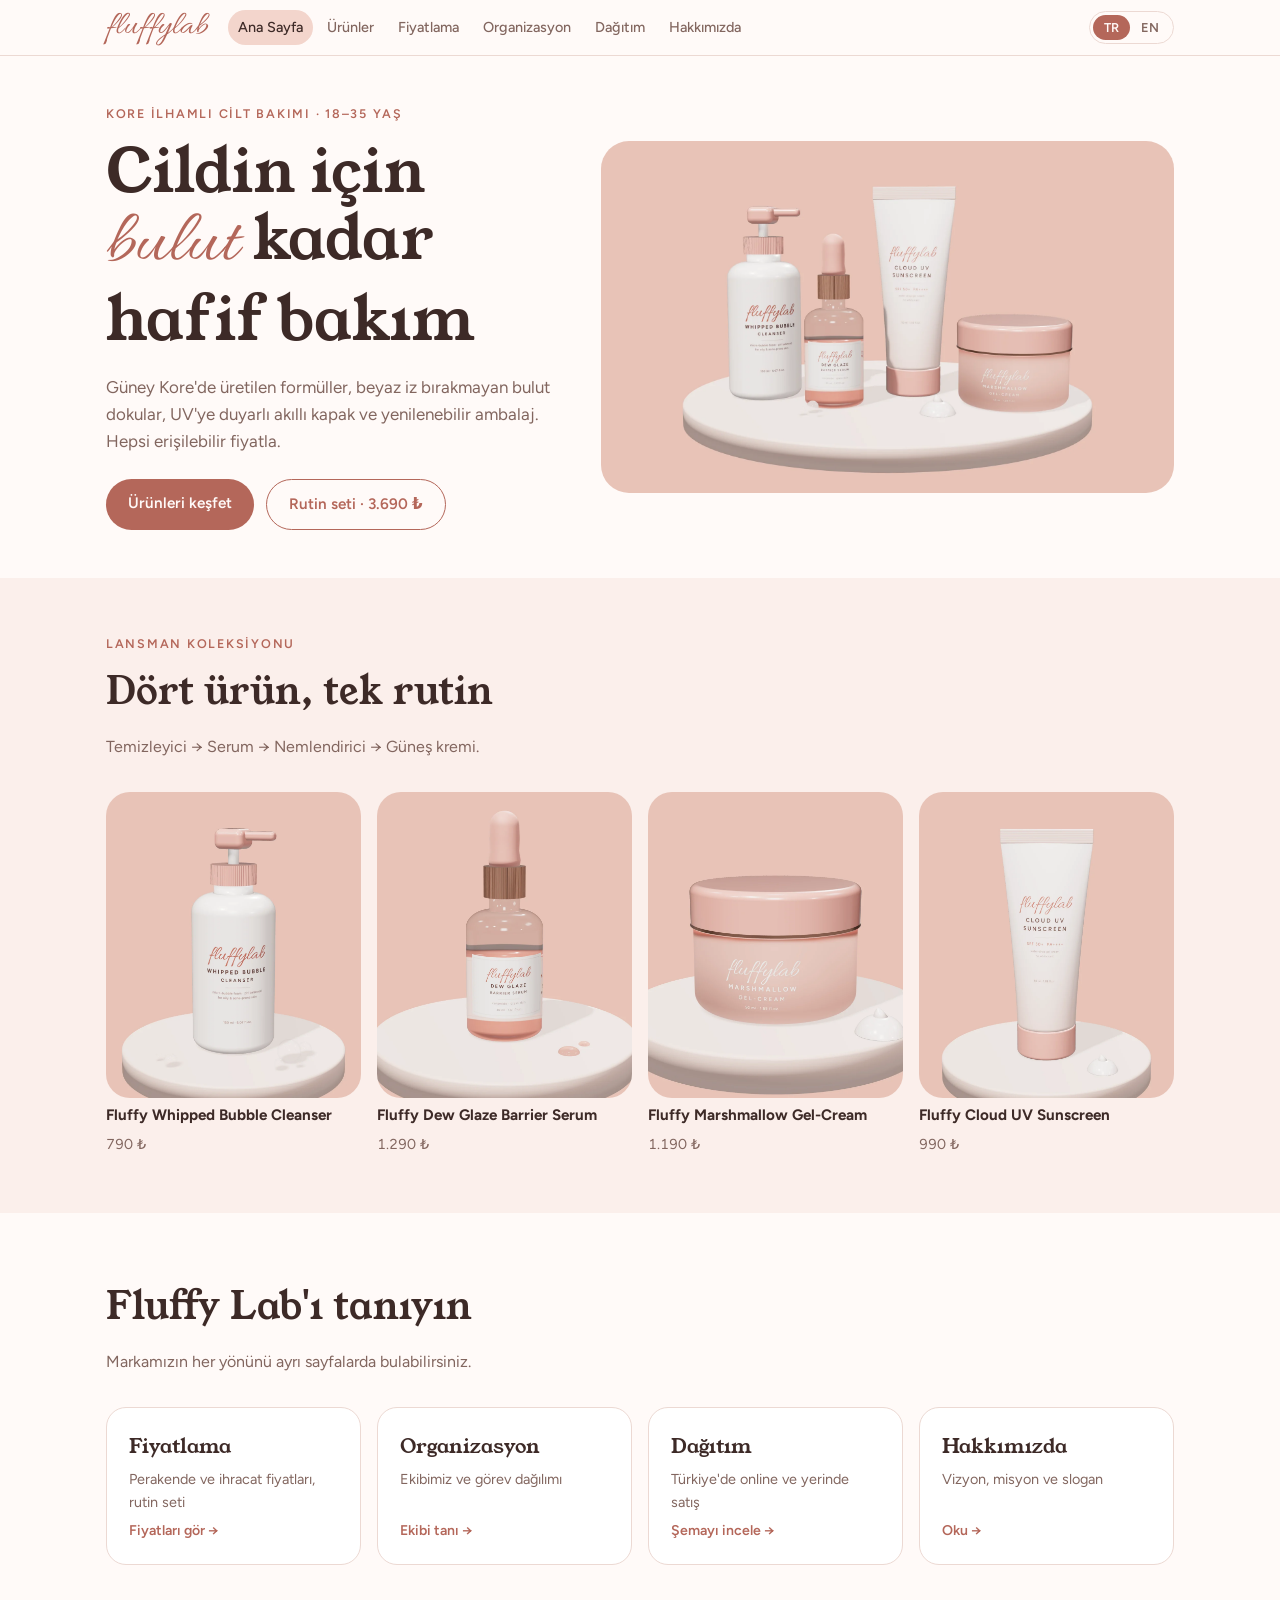
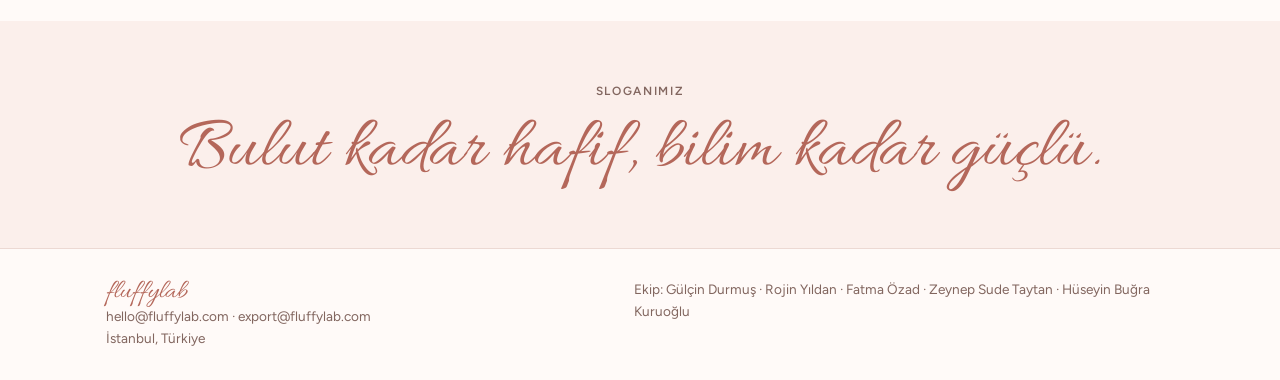
<file: index.html>
<!doctype html>
<html lang="tr"><head><meta charset="utf-8"><meta name="viewport" content="width=device-width, initial-scale=1, viewport-fit=cover">
<title>Fluffy Lab Skincare</title>
<link rel="stylesheet" href="https://fonts.googleapis.com/css2?family=Allura&family=Young+Serif&family=Figtree:wght@400;500;600;700&display=swap">
<link rel="stylesheet" href="style.css">
<script>try{if(localStorage.getItem('fl-lang')==='en')document.documentElement.classList.add('en')}catch(e){}</script>
</head>
<body><nav class="top"><div class="wrap">
<a class="logo" href="index.html">fluffylab</a>
<div class="links"><a href="index.html" class="on" aria-current="page"><span lang="tr">Ana Sayfa</span><span lang="en">Home</span></a><a href="urunler.html"><span lang="tr">Ürünler</span><span lang="en">Products</span></a><a href="fiyatlama.html"><span lang="tr">Fiyatlama</span><span lang="en">Pricing</span></a><a href="organizasyon.html"><span lang="tr">Organizasyon</span><span lang="en">Organization</span></a><a href="dagitim.html"><span lang="tr">Dağıtım</span><span lang="en">Distribution</span></a><a href="hakkimizda.html"><span lang="tr">Hakkımızda</span><span lang="en">About</span></a></div>
<div class="lang" role="group" aria-label="Language"><button id="btn-tr" type="button" aria-pressed="true">TR</button><button id="btn-en" type="button" aria-pressed="false">EN</button></div>
<button class="menu-btn" type="button" aria-expanded="false"><span lang="tr">Menü</span><span lang="en">Menu</span></button>
</div></nav>
<main>
<header class="hero"><div class="wrap">
  <div>
    <div class="eyebrow"><span lang="tr">Kore ilhamlı cilt bakımı · 18–35 yaş</span><span lang="en">Korean-inspired skincare · ages 18–35</span></div>
    <h1><span lang="tr">Cildin için <em>bulut</em> kadar hafif bakım</span><span lang="en">Skincare as light as a <em>cloud</em></span></h1>
    <p class="lede"><span lang="tr">Güney Kore'de üretilen formüller, beyaz iz bırakmayan bulut dokular, UV'ye duyarlı akıllı kapak ve yenilenebilir ambalaj. Hepsi erişilebilir fiyatla.</span><span lang="en">Formulas made in South Korea, cloud-soft textures with no white cast, a UV-sensing smart cap and refillable packaging, all at an accessible price.</span></p>
    <div class="cta"><a class="btn p" href="urunler.html"><span lang="tr">Ürünleri keşfet</span><span lang="en">Explore products</span></a><a class="btn s" href="fiyatlama.html"><span lang="tr">Rutin seti · 3.690 ₺</span><span lang="en">Routine bundle · 3,690 ₺</span></a></div>
  </div>
  <div class="shot" data-shot="group"></div>
</div></header>

<section class="band"><div class="wrap">
  <div class="eyebrow"><span lang="tr">Lansman koleksiyonu</span><span lang="en">Launch collection</span></div>
  <h2><span lang="tr">Dört ürün, tek rutin</span><span lang="en">Four products, one routine</span></h2>
  <p class="sub"><span lang="tr">Temizleyici → Serum → Nemlendirici → Güneş kremi.</span><span lang="en">Cleanser → Serum → Moisturizer → Sunscreen.</span></p>
  <div class="mini">
    <a href="urunler.html#cleanser"><div class="shot" data-shot="cleanser"></div><b>Fluffy Whipped Bubble Cleanser</b><span class="pr">790 ₺</span></a>
    <a href="urunler.html#serum"><div class="shot" data-shot="serum"></div><b>Fluffy Dew Glaze Barrier Serum</b><span class="pr">1.290 ₺</span></a>
    <a href="urunler.html#gelcream"><div class="shot" data-shot="jar"></div><b>Fluffy Marshmallow Gel-Cream</b><span class="pr">1.190 ₺</span></a>
    <a href="urunler.html#sunscreen"><div class="shot" data-shot="sunscreen"></div><b>Fluffy Cloud UV Sunscreen</b><span class="pr">990 ₺</span></a>
  </div>
</div></section>

<section><div class="wrap">
  <h2><span lang="tr">Fluffy Lab'ı tanıyın</span><span lang="en">Get to know Fluffy Lab</span></h2>
  <p class="sub"><span lang="tr">Markamızın her yönünü ayrı sayfalarda bulabilirsiniz.</span><span lang="en">Each part of the brand has its own page.</span></p>
  <div class="tiles">
    <a class="tile" href="fiyatlama.html"><b><span lang="tr">Fiyatlama</span><span lang="en">Pricing</span></b><span class="d"><span lang="tr">Perakende ve ihracat fiyatları, rutin seti</span><span lang="en">Retail and export prices, routine bundle</span></span><span class="go"><span lang="tr">Fiyatları gör →</span><span lang="en">See prices →</span></span></a>
    <a class="tile" href="organizasyon.html"><b><span lang="tr">Organizasyon</span><span lang="en">Organization</span></b><span class="d"><span lang="tr">Ekibimiz ve görev dağılımı</span><span lang="en">Our team and roles</span></span><span class="go"><span lang="tr">Ekibi tanı →</span><span lang="en">Meet the team →</span></span></a>
    <a class="tile" href="dagitim.html"><b><span lang="tr">Dağıtım</span><span lang="en">Distribution</span></b><span class="d"><span lang="tr">Türkiye'de online ve yerinde satış</span><span lang="en">Online and in-person sales in Türkiye</span></span><span class="go"><span lang="tr">Şemayı incele →</span><span lang="en">View the map →</span></span></a>
    <a class="tile" href="hakkimizda.html"><b><span lang="tr">Hakkımızda</span><span lang="en">About</span></b><span class="d"><span lang="tr">Vizyon, misyon ve slogan</span><span lang="en">Vision, mission and slogan</span></span><span class="go"><span lang="tr">Oku →</span><span lang="en">Read →</span></span></a>
  </div>
</div></section>

<section class="band"><div class="wrap slogan">
  <small><span lang="tr">Sloganımız</span><span lang="en">Our slogan</span></small>
  <q><span lang="tr">Bulut kadar hafif, bilim kadar güçlü.</span><span lang="en">Light as a cloud, backed by science.</span></q>
</div></section>
</main>
<footer><div class="wrap">
<div><span class="logo" style="font-size:1.7rem">fluffylab</span><br>hello@fluffylab.com · export@fluffylab.com<br>İstanbul, Türkiye</div>
<div class="team"><span lang="tr">Ekip:</span><span lang="en">Team:</span> Gülçin Durmuş · Rojin Yıldan · Fatma Özad · Zeynep Sude Taytan · Hüseyin Buğra Kuruoğlu</div>
</div></footer>
<script src="app.js"></script>
</body></html>
</file>
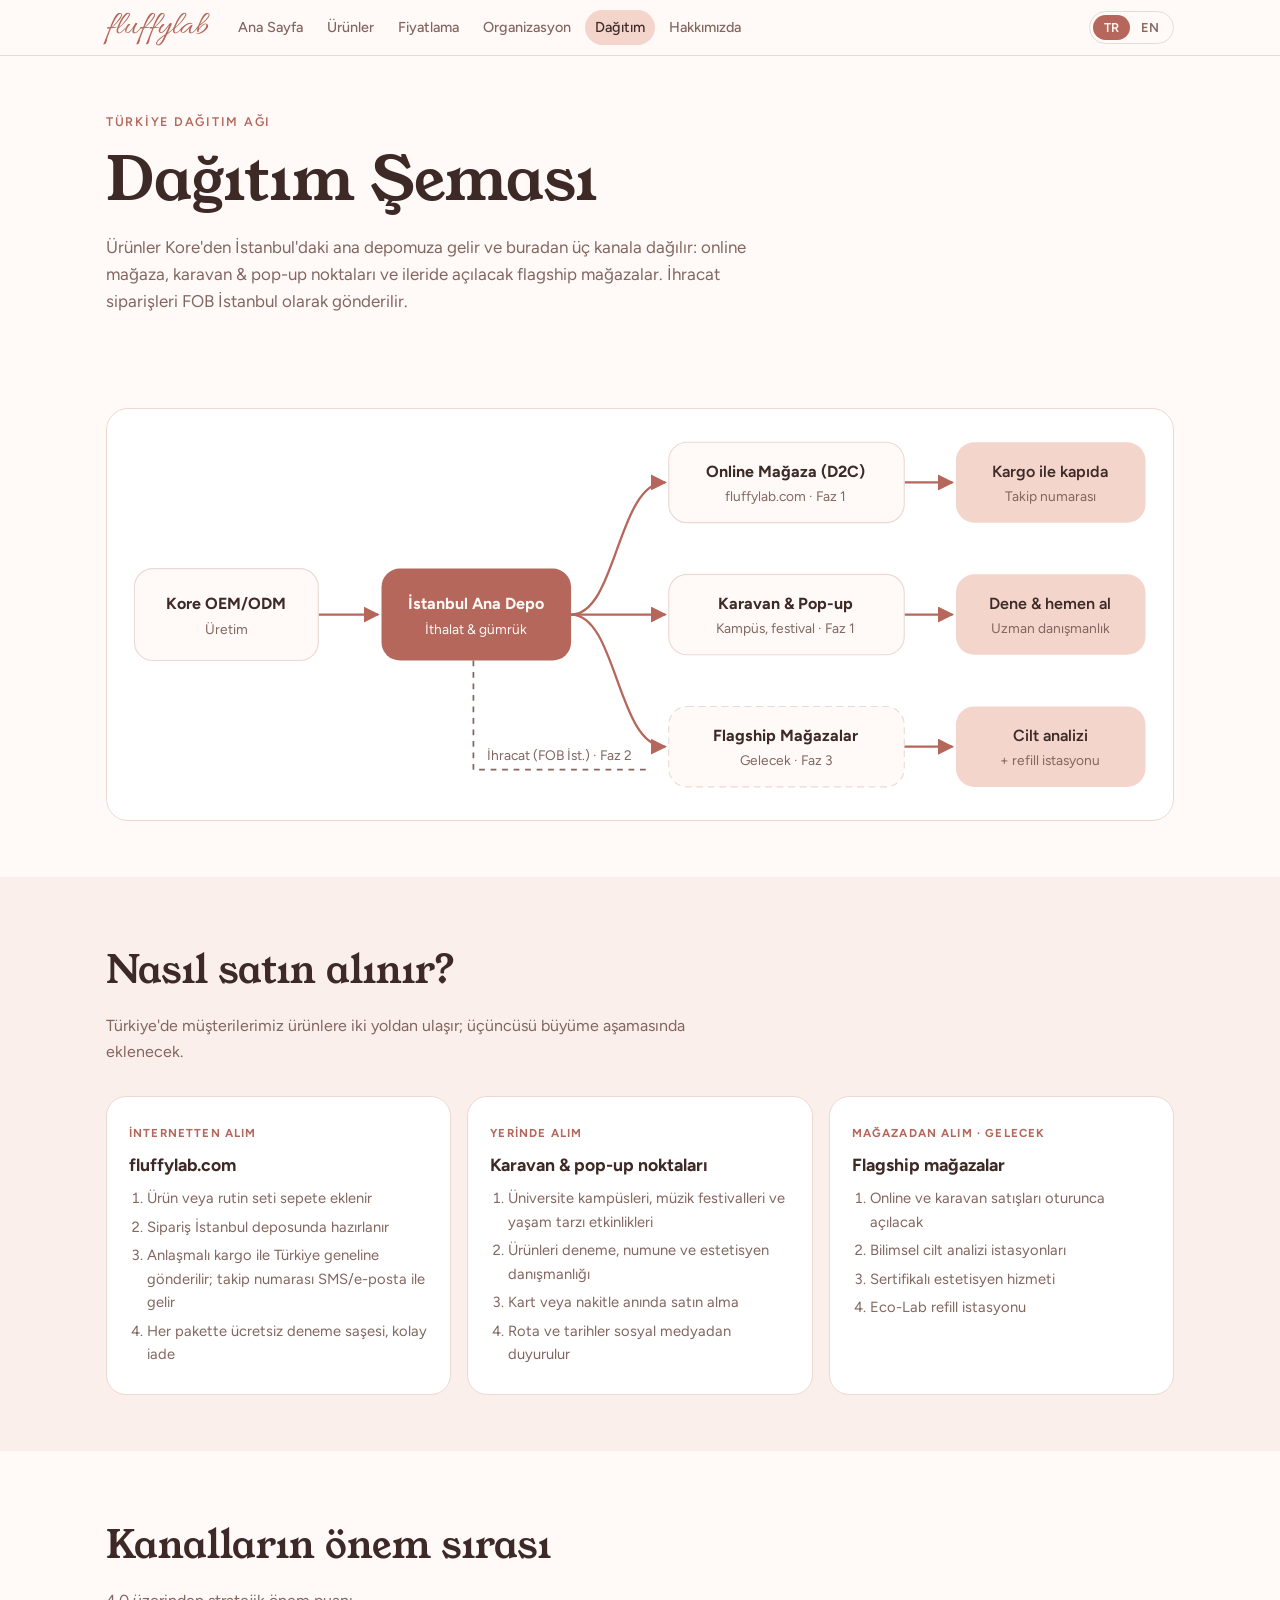
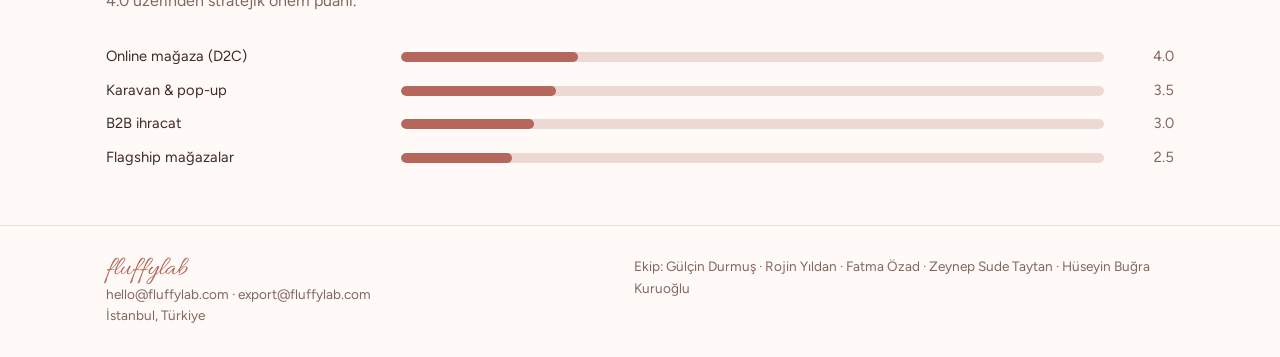
<file: dagitim.html>
<!doctype html>
<html lang="tr"><head><meta charset="utf-8"><meta name="viewport" content="width=device-width, initial-scale=1, viewport-fit=cover">
<title>Dağıtım · Fluffy Lab</title><link rel="stylesheet" href="https://fonts.googleapis.com/css2?family=Allura&family=Young+Serif&family=Figtree:wght@400;500;600;700&display=swap"><link rel="stylesheet" href="style.css"><script>try{if(localStorage.getItem('fl-lang')==='en')document.documentElement.classList.add('en')}catch(e){}</script></head>
<body><nav class="top"><div class="wrap">
<a class="logo" href="index.html">fluffylab</a>
<div class="links"><a href="index.html"><span lang="tr">Ana Sayfa</span><span lang="en">Home</span></a><a href="urunler.html"><span lang="tr">Ürünler</span><span lang="en">Products</span></a><a href="fiyatlama.html"><span lang="tr">Fiyatlama</span><span lang="en">Pricing</span></a><a href="organizasyon.html"><span lang="tr">Organizasyon</span><span lang="en">Organization</span></a><a href="dagitim.html" class="on" aria-current="page"><span lang="tr">Dağıtım</span><span lang="en">Distribution</span></a><a href="hakkimizda.html"><span lang="tr">Hakkımızda</span><span lang="en">About</span></a></div>
<div class="lang" role="group" aria-label="Language"><button id="btn-tr" type="button" aria-pressed="true">TR</button><button id="btn-en" type="button" aria-pressed="false">EN</button></div>
<button class="menu-btn" type="button" aria-expanded="false"><span lang="tr">Menü</span><span lang="en">Menu</span></button>
</div></nav><main><header class="pagehead"><div class="wrap"><div class="eyebrow"><span lang="tr">Türkiye dağıtım ağı</span><span lang="en">Distribution in Türkiye</span></div><h1><span lang="tr">Dağıtım Şeması</span><span lang="en">Distribution Map</span></h1><p class="lede"><span lang="tr">Ürünler Kore'den İstanbul'daki ana depomuza gelir ve buradan üç kanala dağılır: online mağaza, karavan & pop-up noktaları ve ileride açılacak flagship mağazalar. İhracat siparişleri FOB İstanbul olarak gönderilir.</span><span lang="en">Products arrive from Korea at our main warehouse in Istanbul and flow into three channels: the online store, caravan & pop-up points and future flagship stores. Export orders ship FOB Istanbul.</span></p></div></header><section><div class="wrap"><div class="flow"><svg viewBox="0 0 900 330" role="img" aria-label="Distribution flow">
<defs><marker id="ar" viewBox="0 0 10 10" refX="9" refY="5" markerWidth="7" markerHeight="7" orient="auto"><path d="M0 0L10 5L0 10z" fill="var(--accent)"/></marker></defs>
<g fill="none" stroke="var(--accent)" stroke-width="2" marker-end="url(#ar)">
<path d="M170 165H222"/><path d="M390 165C430 165 430 50 472 50"/><path d="M390 165H472"/><path d="M390 165C430 165 430 280 472 280"/>
<path d="M680 50H722"/><path d="M680 165H722"/><path d="M680 280H722"/></g>
<path d="M305 205V300H460" fill="none" stroke="var(--muted)" stroke-width="1.5" stroke-dasharray="5 5"/>
<g font-size="14">
<rect x="10" y="125" width="160" height="80" rx="16" fill="var(--bg)" stroke="var(--line)"/>
<text x="90" y="160" text-anchor="middle" font-weight="700" fill="var(--fg)">Kore OEM/ODM</text>
<text x="90" y="182" text-anchor="middle" font-size="12" fill="var(--muted)" data-tr="Üretim" data-en="Manufacturing">Üretim</text>
<rect x="225" y="125" width="165" height="80" rx="16" fill="var(--accent)"/>
<text x="307" y="160" text-anchor="middle" font-weight="700" fill="var(--bg)" data-tr="İstanbul Ana Depo" data-en="Istanbul Warehouse">İstanbul Ana Depo</text>
<text x="307" y="182" text-anchor="middle" font-size="12" fill="var(--bg)" data-tr="İthalat & gümrük" data-en="Import & customs">İthalat & gümrük</text>
<rect x="475" y="15" width="205" height="70" rx="16" fill="var(--bg)" stroke="var(--line)"/>
<text x="577" y="45" text-anchor="middle" font-weight="700" fill="var(--fg)" data-tr="Online Mağaza (D2C)" data-en="Online Store (D2C)">Online Mağaza (D2C)</text>
<text x="577" y="66" text-anchor="middle" font-size="12" fill="var(--muted)" data-tr="fluffylab.com · Faz 1" data-en="fluffylab.com · Phase 1">fluffylab.com · Faz 1</text>
<rect x="475" y="130" width="205" height="70" rx="16" fill="var(--bg)" stroke="var(--line)"/>
<text x="577" y="160" text-anchor="middle" font-weight="700" fill="var(--fg)" data-tr="Karavan & Pop-up" data-en="Caravans & Pop-ups">Karavan & Pop-up</text>
<text x="577" y="181" text-anchor="middle" font-size="12" fill="var(--muted)" data-tr="Kampüs, festival · Faz 1" data-en="Campus, festivals · Phase 1">Kampüs, festival · Faz 1</text>
<rect x="475" y="245" width="205" height="70" rx="16" fill="var(--bg)" stroke="var(--line)" stroke-dasharray="6 4"/>
<text x="577" y="275" text-anchor="middle" font-weight="700" fill="var(--fg)" data-tr="Flagship Mağazalar" data-en="Flagship Stores">Flagship Mağazalar</text>
<text x="577" y="296" text-anchor="middle" font-size="12" fill="var(--muted)" data-tr="Gelecek · Faz 3" data-en="Future · Phase 3">Gelecek · Faz 3</text>
<text x="380" y="292" text-anchor="middle" font-size="12" fill="var(--muted)" data-tr="İhracat (FOB İst.) · Faz 2" data-en="Export (FOB Ist.) · Phase 2">İhracat (FOB İst.) · Faz 2</text>
<rect x="725" y="15" width="165" height="70" rx="16" fill="var(--accent-soft)"/>
<text x="807" y="45" text-anchor="middle" font-weight="600" fill="var(--fg)" data-tr="Kargo ile kapıda" data-en="Delivered by courier">Kargo ile kapıda</text>
<text x="807" y="66" text-anchor="middle" font-size="12" fill="var(--muted)" data-tr="Takip numarası" data-en="Tracked parcel">Takip numarası</text>
<rect x="725" y="130" width="165" height="70" rx="16" fill="var(--accent-soft)"/>
<text x="807" y="160" text-anchor="middle" font-weight="600" fill="var(--fg)" data-tr="Dene & hemen al" data-en="Try & buy on site">Dene & hemen al</text>
<text x="807" y="181" text-anchor="middle" font-size="12" fill="var(--muted)" data-tr="Uzman danışmanlık" data-en="Expert consultation">Uzman danışmanlık</text>
<rect x="725" y="245" width="165" height="70" rx="16" fill="var(--accent-soft)"/>
<text x="807" y="275" text-anchor="middle" font-weight="600" fill="var(--fg)" data-tr="Cilt analizi" data-en="Skin analysis">Cilt analizi</text>
<text x="807" y="296" text-anchor="middle" font-size="12" fill="var(--muted)" data-tr="+ refill istasyonu" data-en="+ refill station">+ refill istasyonu</text>
</g></svg></div></div></section><section class="band"><div class="wrap">
<h2><span lang="tr">Nasıl satın alınır?</span><span lang="en">How to buy</span></h2><p class="sub"><span lang="tr">Türkiye'de müşterilerimiz ürünlere iki yoldan ulaşır; üçüncüsü büyüme aşamasında eklenecek.</span><span lang="en">Customers in Türkiye reach us in two ways today; a third arrives as we grow.</span></p>
<div class="dist-cards">
<div class="dc"><span class="phase"><span lang="tr">İnternetten alım</span><span lang="en">Buying online</span></span><h3>fluffylab.com</h3><ol>
<li><span lang="tr">Ürün veya rutin seti sepete eklenir</span><span lang="en">Add a product or routine bundle to cart</span></li>
<li><span lang="tr">Sipariş İstanbul deposunda hazırlanır</span><span lang="en">The order is packed at the Istanbul warehouse</span></li>
<li><span lang="tr">Anlaşmalı kargo ile Türkiye geneline gönderilir; takip numarası SMS/e-posta ile gelir</span><span lang="en">Shipped nationwide by partner couriers; tracking arrives by SMS/email</span></li>
<li><span lang="tr">Her pakette ücretsiz deneme saşesi, kolay iade</span><span lang="en">Free sachets in every parcel, easy returns</span></li></ol></div>
<div class="dc"><span class="phase"><span lang="tr">Yerinde alım</span><span lang="en">Buying in person</span></span><h3><span lang="tr">Karavan & pop-up noktaları</span><span lang="en">Caravans & pop-up points</span></h3><ol>
<li><span lang="tr">Üniversite kampüsleri, müzik festivalleri ve yaşam tarzı etkinlikleri</span><span lang="en">University campuses, music festivals and lifestyle events</span></li>
<li><span lang="tr">Ürünleri deneme, numune ve estetisyen danışmanlığı</span><span lang="en">Try products, get samples and aesthetician advice</span></li>
<li><span lang="tr">Kart veya nakitle anında satın alma</span><span lang="en">Buy on the spot by card or cash</span></li>
<li><span lang="tr">Rota ve tarihler sosyal medyadan duyurulur</span><span lang="en">Routes and dates are announced on social media</span></li></ol></div>
<div class="dc"><span class="phase"><span lang="tr">Mağazadan alım · gelecek</span><span lang="en">In-store · coming</span></span><h3><span lang="tr">Flagship mağazalar</span><span lang="en">Flagship stores</span></h3><ol>
<li><span lang="tr">Online ve karavan satışları oturunca açılacak</span><span lang="en">Opening once online and caravan sales are steady</span></li>
<li><span lang="tr">Bilimsel cilt analizi istasyonları</span><span lang="en">Scientific skin analysis stations</span></li>
<li><span lang="tr">Sertifikalı estetisyen hizmeti</span><span lang="en">Certified aesthetician services</span></li>
<li><span lang="tr">Eco-Lab refill istasyonu</span><span lang="en">Eco-Lab refill station</span></li></ol></div>
</div></div></section>
<section><div class="wrap">
<h2><span lang="tr">Kanalların önem sırası</span><span lang="en">Channel ranking</span></h2><p class="sub"><span lang="tr">4.0 üzerinden stratejik önem puanı.</span><span lang="en">Strategic importance score out of 4.0.</span></p>
<div class="rank">
<div><span><span lang="tr">Online mağaza (D2C)</span><span lang="en">Online store (D2C)</span></span><div class="bar"><i style="width:100.0%"></i></div><span class="n">4.0</span></div>
<div><span><span lang="tr">Karavan & pop-up</span><span lang="en">Caravans & pop-ups</span></span><div class="bar"><i style="width:87.5%"></i></div><span class="n">3.5</span></div>
<div><span><span lang="tr">B2B ihracat</span><span lang="en">B2B export</span></span><div class="bar"><i style="width:75.0%"></i></div><span class="n">3.0</span></div>
<div><span><span lang="tr">Flagship mağazalar</span><span lang="en">Flagship stores</span></span><div class="bar"><i style="width:62.5%"></i></div><span class="n">2.5</span></div>
</div></div></section></main><footer><div class="wrap">
<div><span class="logo" style="font-size:1.7rem">fluffylab</span><br>hello@fluffylab.com · export@fluffylab.com<br>İstanbul, Türkiye</div>
<div class="team"><span lang="tr">Ekip:</span><span lang="en">Team:</span> Gülçin Durmuş · Rojin Yıldan · Fatma Özad · Zeynep Sude Taytan · Hüseyin Buğra Kuruoğlu</div>
</div></footer>
<script src="app.js"></script></body></html>
</file>
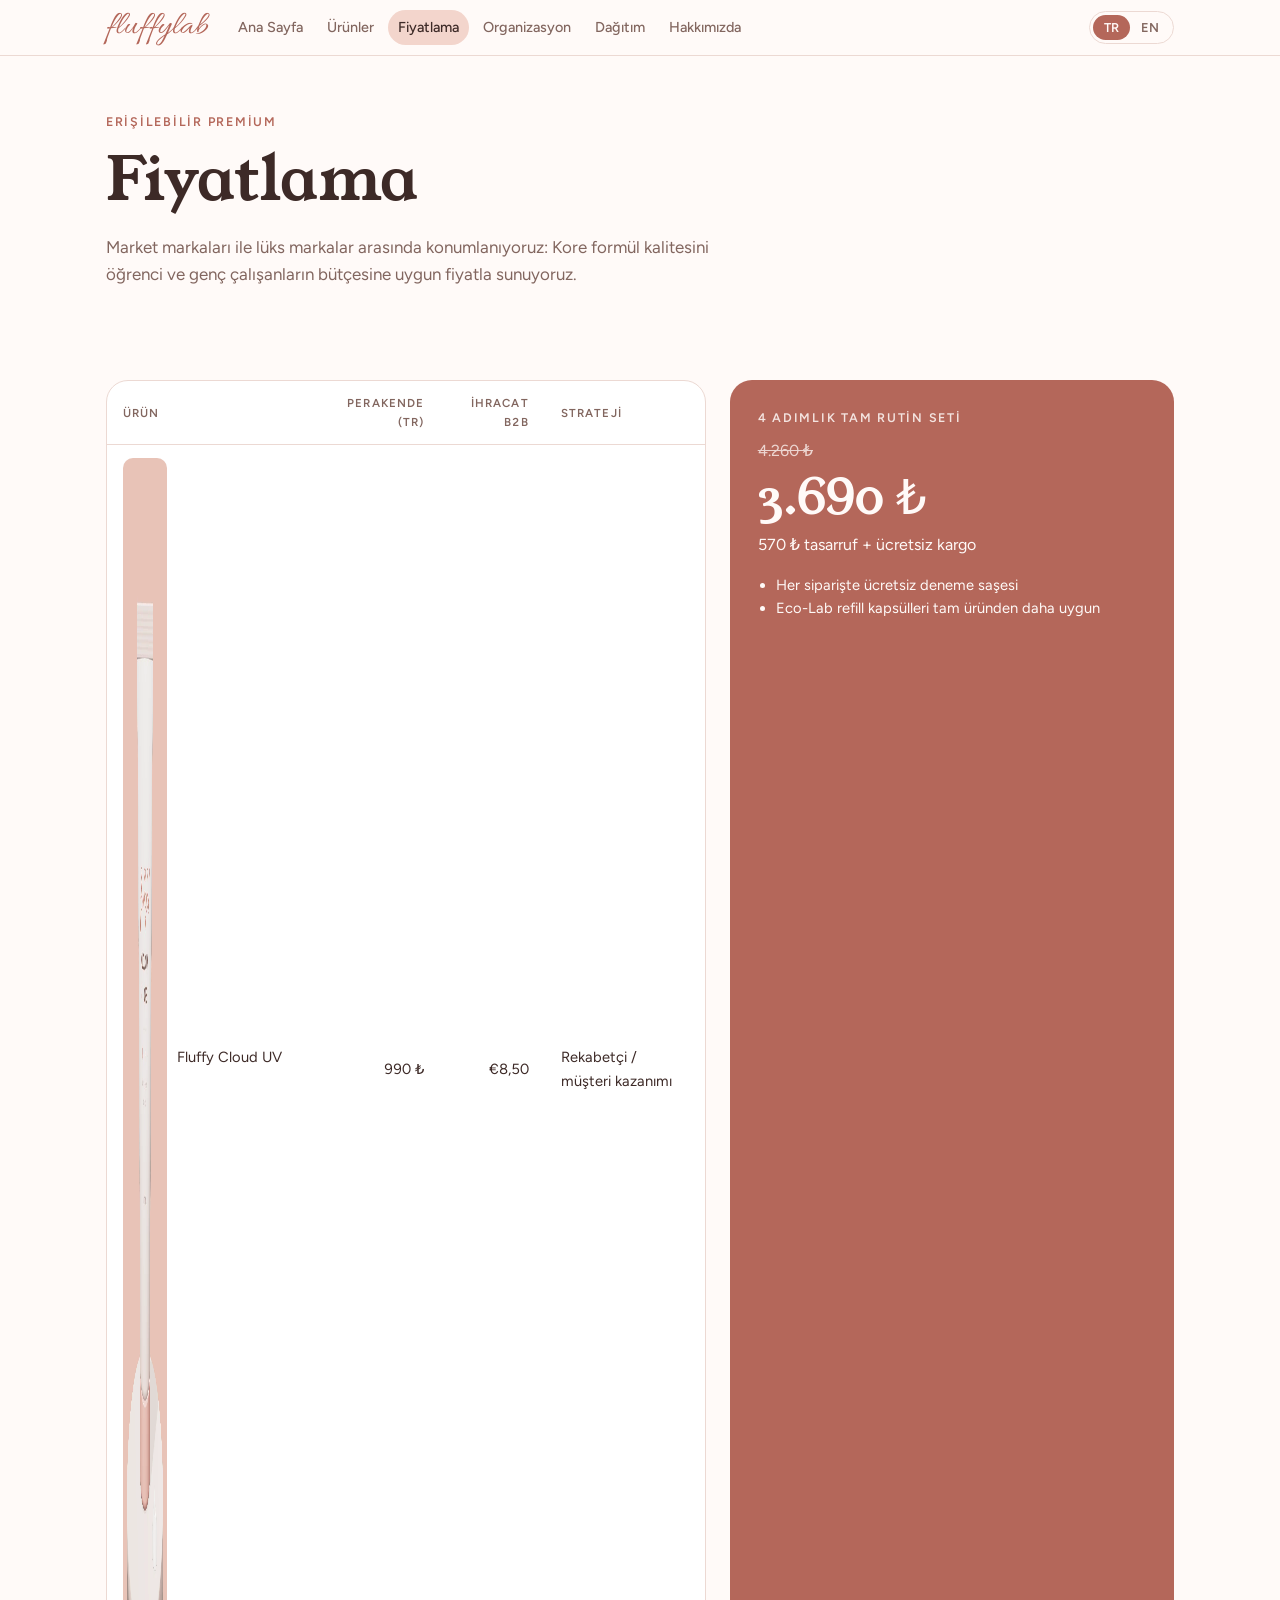
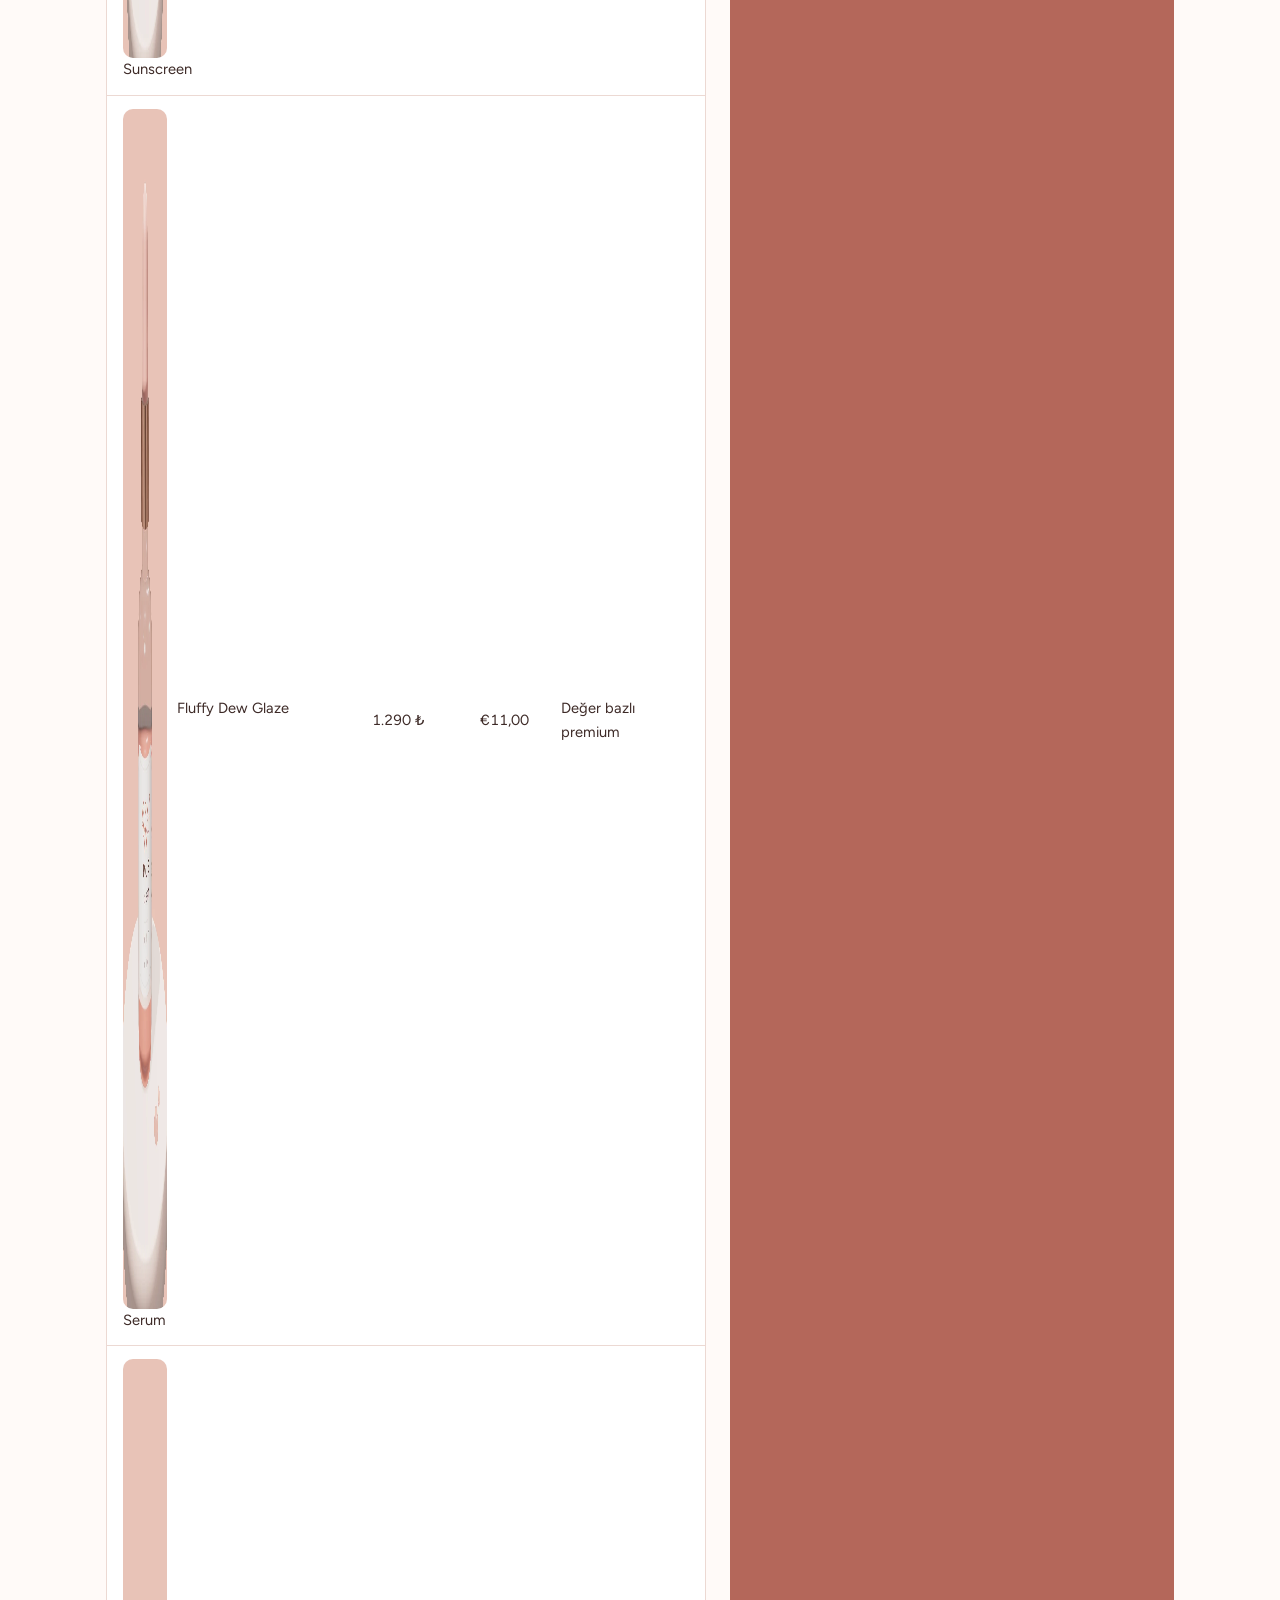
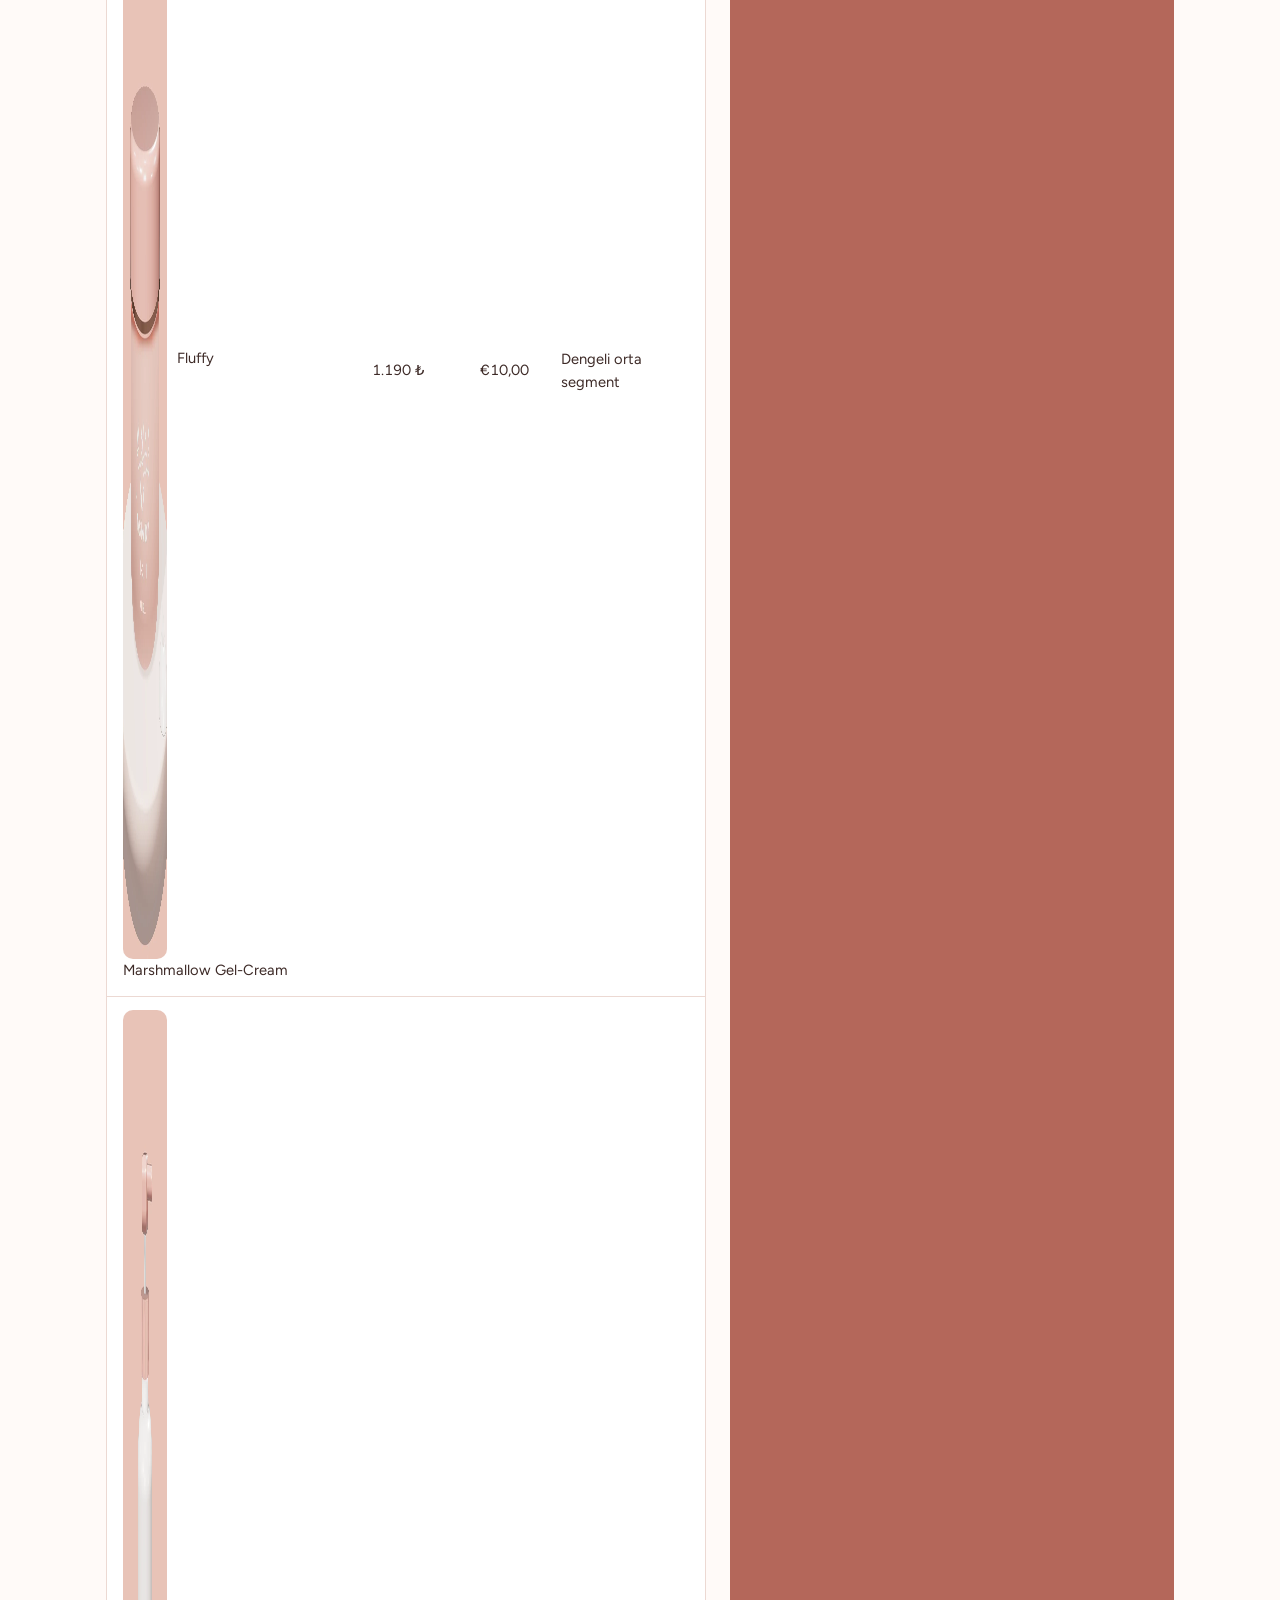
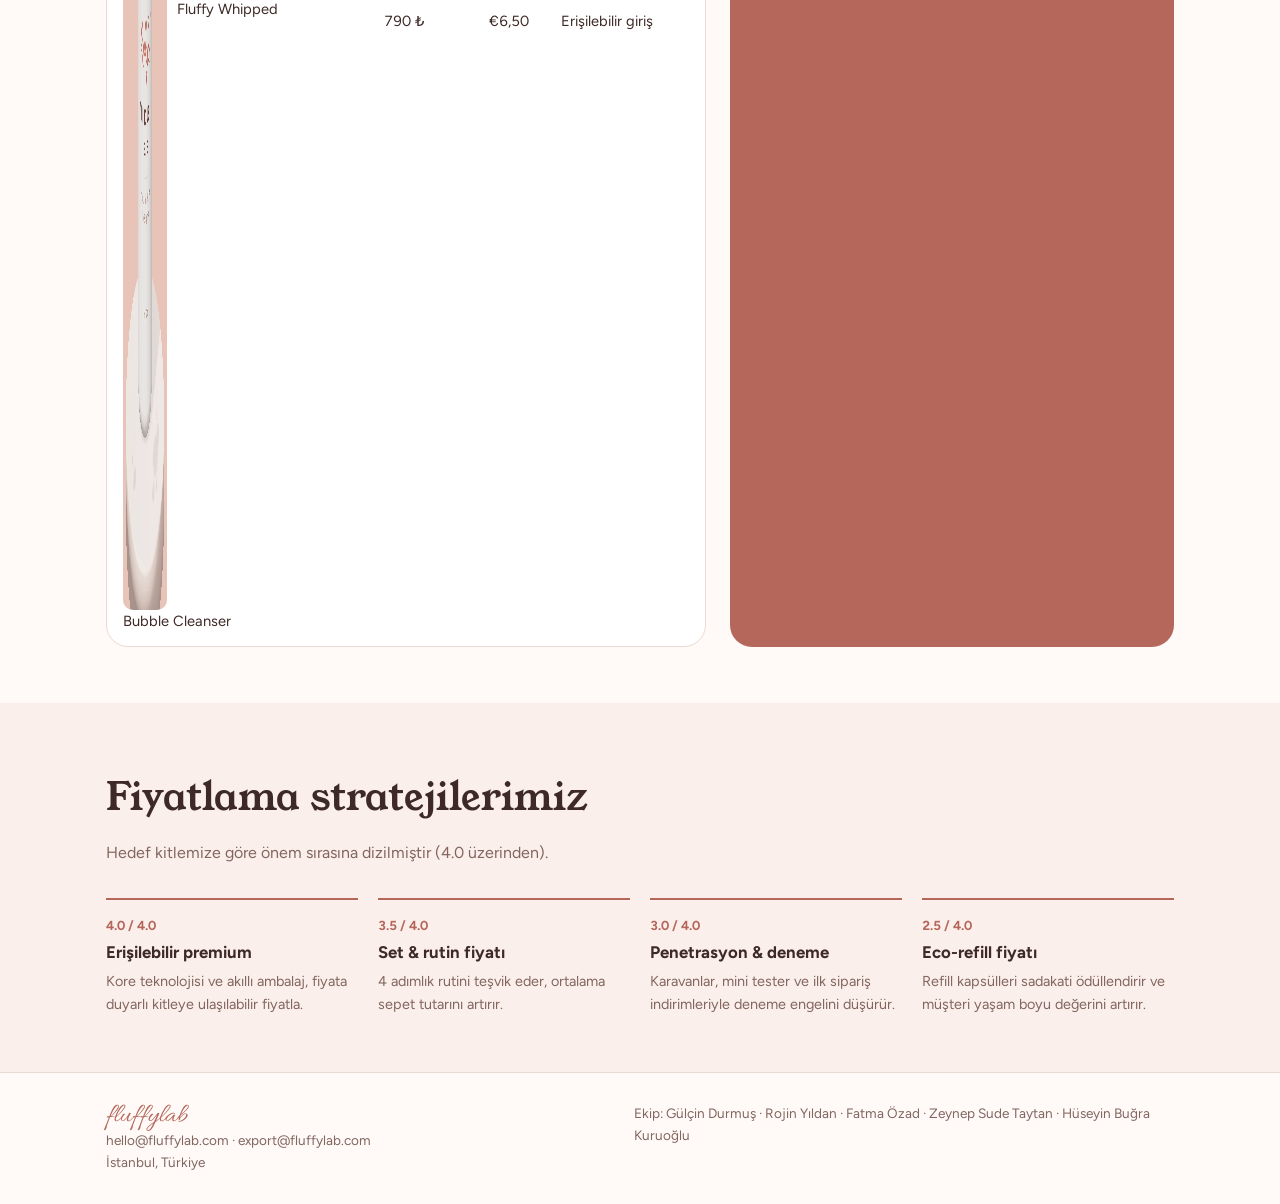
<file: fiyatlama.html>
<!doctype html>
<html lang="tr"><head><meta charset="utf-8"><meta name="viewport" content="width=device-width, initial-scale=1, viewport-fit=cover">
<title>Fiyatlama · Fluffy Lab</title><link rel="stylesheet" href="https://fonts.googleapis.com/css2?family=Allura&family=Young+Serif&family=Figtree:wght@400;500;600;700&display=swap"><link rel="stylesheet" href="style.css"><script>try{if(localStorage.getItem('fl-lang')==='en')document.documentElement.classList.add('en')}catch(e){}</script></head>
<body><nav class="top"><div class="wrap">
<a class="logo" href="index.html">fluffylab</a>
<div class="links"><a href="index.html"><span lang="tr">Ana Sayfa</span><span lang="en">Home</span></a><a href="urunler.html"><span lang="tr">Ürünler</span><span lang="en">Products</span></a><a href="fiyatlama.html" class="on" aria-current="page"><span lang="tr">Fiyatlama</span><span lang="en">Pricing</span></a><a href="organizasyon.html"><span lang="tr">Organizasyon</span><span lang="en">Organization</span></a><a href="dagitim.html"><span lang="tr">Dağıtım</span><span lang="en">Distribution</span></a><a href="hakkimizda.html"><span lang="tr">Hakkımızda</span><span lang="en">About</span></a></div>
<div class="lang" role="group" aria-label="Language"><button id="btn-tr" type="button" aria-pressed="true">TR</button><button id="btn-en" type="button" aria-pressed="false">EN</button></div>
<button class="menu-btn" type="button" aria-expanded="false"><span lang="tr">Menü</span><span lang="en">Menu</span></button>
</div></nav><main><header class="pagehead"><div class="wrap"><div class="eyebrow"><span lang="tr">Erişilebilir premium</span><span lang="en">Accessible premium</span></div><h1><span lang="tr">Fiyatlama</span><span lang="en">Pricing</span></h1><p class="lede"><span lang="tr">Market markaları ile lüks markalar arasında konumlanıyoruz: Kore formül kalitesini öğrenci ve genç çalışanların bütçesine uygun fiyatla sunuyoruz.</span><span lang="en">We sit between drugstore brands and luxury labels, offering Korean formula quality at prices that fit students and young professionals.</span></p></div></header><section><div class="wrap"><div class="price-wrap">
<div class="tbl-box"><table><thead><tr><th><span lang="tr">Ürün</span><span lang="en">Product</span></th><th class="n"><span lang="tr">Perakende (TR)</span><span lang="en">Retail (TR)</span></th><th class="n"><span lang="tr">İhracat B2B</span><span lang="en">Export B2B</span></th><th><span lang="tr">Strateji</span><span lang="en">Strategy</span></th></tr></thead><tbody><tr><td><span class="thumb" data-shot="sunscreen"></span>Fluffy Cloud UV Sunscreen</td><td class="n">990 ₺</td><td class="n">€8,50</td><td><span lang="tr">Rekabetçi / müşteri kazanımı</span><span lang="en">Competitive / acquisition</span></td></tr><tr><td><span class="thumb" data-shot="serum"></span>Fluffy Dew Glaze Serum</td><td class="n">1.290 ₺</td><td class="n">€11,00</td><td><span lang="tr">Değer bazlı premium</span><span lang="en">Value-based premium</span></td></tr><tr><td><span class="thumb" data-shot="jar"></span>Fluffy Marshmallow Gel-Cream</td><td class="n">1.190 ₺</td><td class="n">€10,00</td><td><span lang="tr">Dengeli orta segment</span><span lang="en">Balanced mid-market</span></td></tr><tr><td><span class="thumb" data-shot="cleanser"></span>Fluffy Whipped Bubble Cleanser</td><td class="n">790 ₺</td><td class="n">€6,50</td><td><span lang="tr">Erişilebilir giriş</span><span lang="en">Accessible entry</span></td></tr></tbody></table></div>
<div class="bundle"><span class="eyebrow" style="color:inherit;opacity:.85"><span lang="tr">4 adımlık tam rutin seti</span><span lang="en">Full 4-step routine bundle</span></span>
<span class="old">4.260 ₺</span><span class="big">3.690 ₺</span><span><span lang="tr">570 ₺ tasarruf + ücretsiz kargo</span><span lang="en">Save 570 ₺ + free shipping</span></span>
<ul><li><span lang="tr">Her siparişte ücretsiz deneme saşesi</span><span lang="en">Free tester sachets with every order</span></li><li><span lang="tr">Eco-Lab refill kapsülleri tam üründen daha uygun</span><span lang="en">Eco-Lab refill pods cost less than full units</span></li></ul></div>
</div></div></section>
<section class="band"><div class="wrap">
<h2><span lang="tr">Fiyatlama stratejilerimiz</span><span lang="en">Our pricing strategies</span></h2><p class="sub"><span lang="tr">Hedef kitlemize göre önem sırasına dizilmiştir (4.0 üzerinden).</span><span lang="en">Ranked by importance for our target customers (out of 4.0).</span></p>
<div class="strats">
<div class="strat"><span class="score">4.0 / 4.0</span><h3><span lang="tr">Erişilebilir premium</span><span lang="en">Accessible premium</span></h3><p><span lang="tr">Kore teknolojisi ve akıllı ambalaj, fiyata duyarlı kitleye ulaşılabilir fiyatla.</span><span lang="en">Korean technology and smart packaging at a price a price-sensitive audience can reach.</span></p></div>
<div class="strat"><span class="score">3.5 / 4.0</span><h3><span lang="tr">Set & rutin fiyatı</span><span lang="en">Bundle & routine</span></h3><p><span lang="tr">4 adımlık rutini teşvik eder, ortalama sepet tutarını artırır.</span><span lang="en">Encourages the full routine and raises average order value.</span></p></div>
<div class="strat"><span class="score">3.0 / 4.0</span><h3><span lang="tr">Penetrasyon & deneme</span><span lang="en">Penetration & trial</span></h3><p><span lang="tr">Karavanlar, mini tester ve ilk sipariş indirimleriyle deneme engelini düşürür.</span><span lang="en">Lowers trial barriers with caravans, mini testers and first-order discounts.</span></p></div>
<div class="strat"><span class="score">2.5 / 4.0</span><h3><span lang="tr">Eco-refill fiyatı</span><span lang="en">Eco-refill pricing</span></h3><p><span lang="tr">Refill kapsülleri sadakati ödüllendirir ve müşteri yaşam boyu değerini artırır.</span><span lang="en">Refill pods reward loyalty and raise customer lifetime value.</span></p></div>
</div></div></section></main><footer><div class="wrap">
<div><span class="logo" style="font-size:1.7rem">fluffylab</span><br>hello@fluffylab.com · export@fluffylab.com<br>İstanbul, Türkiye</div>
<div class="team"><span lang="tr">Ekip:</span><span lang="en">Team:</span> Gülçin Durmuş · Rojin Yıldan · Fatma Özad · Zeynep Sude Taytan · Hüseyin Buğra Kuruoğlu</div>
</div></footer>
<script src="app.js"></script></body></html>
</file>
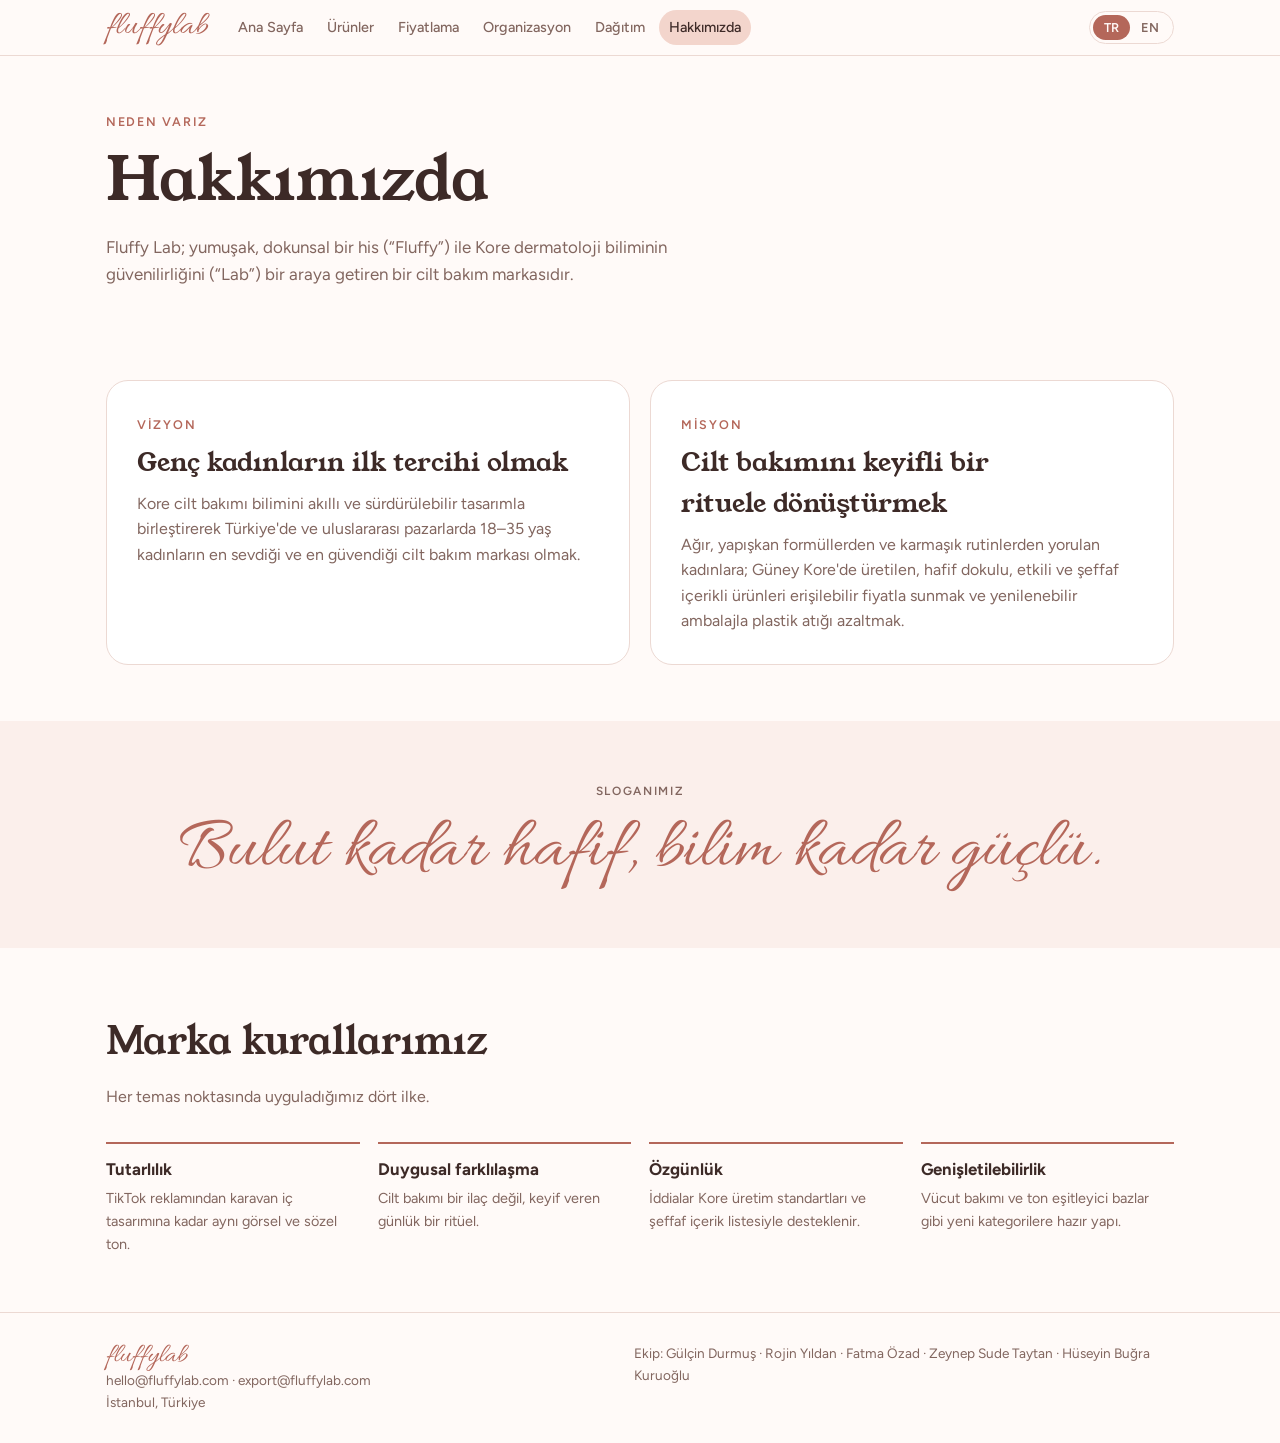
<file: hakkimizda.html>
<!doctype html>
<html lang="tr"><head><meta charset="utf-8"><meta name="viewport" content="width=device-width, initial-scale=1, viewport-fit=cover">
<title>Hakkımızda · Fluffy Lab</title><link rel="stylesheet" href="https://fonts.googleapis.com/css2?family=Allura&family=Young+Serif&family=Figtree:wght@400;500;600;700&display=swap"><link rel="stylesheet" href="style.css"><script>try{if(localStorage.getItem('fl-lang')==='en')document.documentElement.classList.add('en')}catch(e){}</script></head>
<body><nav class="top"><div class="wrap">
<a class="logo" href="index.html">fluffylab</a>
<div class="links"><a href="index.html"><span lang="tr">Ana Sayfa</span><span lang="en">Home</span></a><a href="urunler.html"><span lang="tr">Ürünler</span><span lang="en">Products</span></a><a href="fiyatlama.html"><span lang="tr">Fiyatlama</span><span lang="en">Pricing</span></a><a href="organizasyon.html"><span lang="tr">Organizasyon</span><span lang="en">Organization</span></a><a href="dagitim.html"><span lang="tr">Dağıtım</span><span lang="en">Distribution</span></a><a href="hakkimizda.html" class="on" aria-current="page"><span lang="tr">Hakkımızda</span><span lang="en">About</span></a></div>
<div class="lang" role="group" aria-label="Language"><button id="btn-tr" type="button" aria-pressed="true">TR</button><button id="btn-en" type="button" aria-pressed="false">EN</button></div>
<button class="menu-btn" type="button" aria-expanded="false"><span lang="tr">Menü</span><span lang="en">Menu</span></button>
</div></nav><main><header class="pagehead"><div class="wrap"><div class="eyebrow"><span lang="tr">Neden varız</span><span lang="en">Why we exist</span></div><h1><span lang="tr">Hakkımızda</span><span lang="en">About Us</span></h1><p class="lede"><span lang="tr">Fluffy Lab; yumuşak, dokunsal bir his (“Fluffy”) ile Kore dermatoloji biliminin güvenilirliğini (“Lab”) bir araya getiren bir cilt bakım markasıdır.</span><span lang="en">Fluffy Lab is a skincare brand that pairs a soft, tactile feel (“Fluffy”) with the reliability of Korean dermatological science (“Lab”).</span></p></div></header><section><div class="wrap"><div class="vm">
<div><span class="eyebrow"><span lang="tr">Vizyon</span><span lang="en">Vision</span></span><h2><span lang="tr">Genç kadınların ilk tercihi olmak</span><span lang="en">The first choice of young women</span></h2>
<p><span lang="tr">Kore cilt bakımı bilimini akıllı ve sürdürülebilir tasarımla birleştirerek Türkiye'de ve uluslararası pazarlarda 18–35 yaş kadınların en sevdiği ve en güvendiği cilt bakım markası olmak.</span><span lang="en">To become the most loved and trusted skincare brand for women aged 18–35 in Türkiye and international markets, by combining Korean skincare science with smart, sustainable design.</span></p></div>
<div><span class="eyebrow"><span lang="tr">Misyon</span><span lang="en">Mission</span></span><h2><span lang="tr">Cilt bakımını keyifli bir rituele dönüştürmek</span><span lang="en">Turning skincare into a ritual you enjoy</span></h2>
<p><span lang="tr">Ağır, yapışkan formüllerden ve karmaşık rutinlerden yorulan kadınlara; Güney Kore'de üretilen, hafif dokulu, etkili ve şeffaf içerikli ürünleri erişilebilir fiyatla sunmak ve yenilenebilir ambalajla plastik atığı azaltmak.</span><span lang="en">To give women tired of heavy, sticky formulas and complicated routines light, effective products made in South Korea, with transparent ingredients and accessible prices, while cutting plastic waste through refillable packaging.</span></p></div>
</div></div></section>
<section class="band"><div class="wrap slogan"><small><span lang="tr">Sloganımız</span><span lang="en">Our slogan</span></small><q><span lang="tr">Bulut kadar hafif, bilim kadar güçlü.</span><span lang="en">Light as a cloud, backed by science.</span></q></div></section>
<section><div class="wrap"><h2><span lang="tr">Marka kurallarımız</span><span lang="en">Our brand rules</span></h2><p class="sub"><span lang="tr">Her temas noktasında uyguladığımız dört ilke.</span><span lang="en">Four principles we apply at every touchpoint.</span></p>
<div class="values">
<div><h3><span lang="tr">Tutarlılık</span><span lang="en">Consistency</span></h3><p><span lang="tr">TikTok reklamından karavan iç tasarımına kadar aynı görsel ve sözel ton.</span><span lang="en">The same visual and verbal tone, from TikTok ads to caravan interiors.</span></p></div>
<div><h3><span lang="tr">Duygusal farklılaşma</span><span lang="en">Emotional difference</span></h3><p><span lang="tr">Cilt bakımı bir ilaç değil, keyif veren günlük bir ritüel.</span><span lang="en">Skincare as an uplifting daily ritual, not a medicine.</span></p></div>
<div><h3><span lang="tr">Özgünlük</span><span lang="en">Authenticity</span></h3><p><span lang="tr">İddialar Kore üretim standartları ve şeffaf içerik listesiyle desteklenir.</span><span lang="en">Claims backed by Korean manufacturing standards and transparent ingredients.</span></p></div>
<div><h3><span lang="tr">Genişletilebilirlik</span><span lang="en">Extensibility</span></h3><p><span lang="tr">Vücut bakımı ve ton eşitleyici bazlar gibi yeni kategorilere hazır yapı.</span><span lang="en">A foundation ready for new categories like body care and tone-up bases.</span></p></div>
</div></div></section></main><footer><div class="wrap">
<div><span class="logo" style="font-size:1.7rem">fluffylab</span><br>hello@fluffylab.com · export@fluffylab.com<br>İstanbul, Türkiye</div>
<div class="team"><span lang="tr">Ekip:</span><span lang="en">Team:</span> Gülçin Durmuş · Rojin Yıldan · Fatma Özad · Zeynep Sude Taytan · Hüseyin Buğra Kuruoğlu</div>
</div></footer>
<script src="app.js"></script></body></html>
</file>
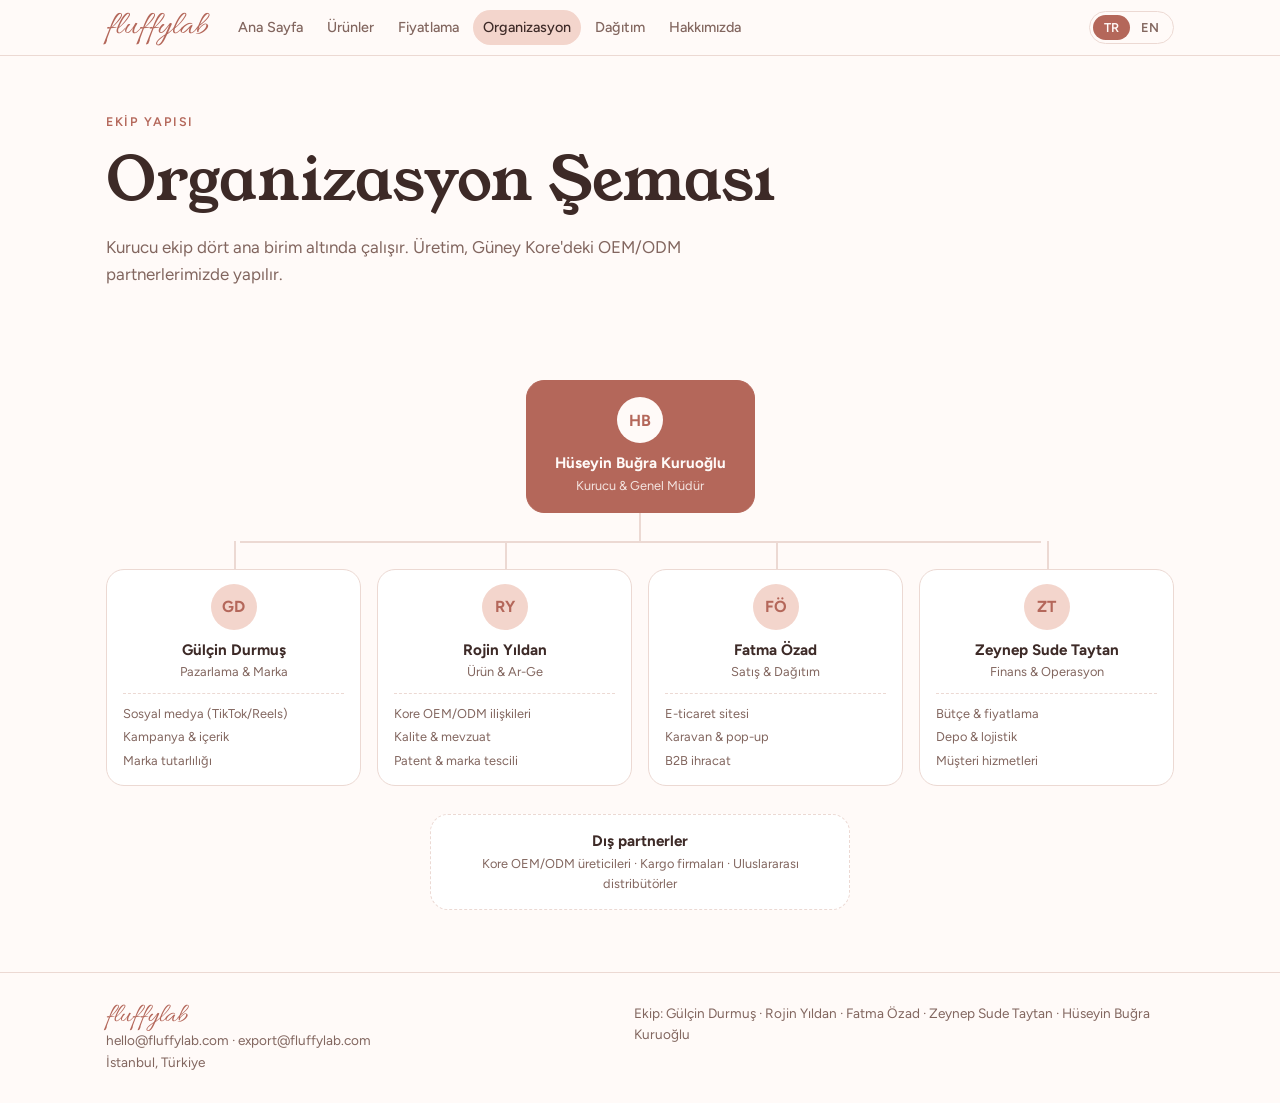
<file: organizasyon.html>
<!doctype html>
<html lang="tr"><head><meta charset="utf-8"><meta name="viewport" content="width=device-width, initial-scale=1, viewport-fit=cover">
<title>Organizasyon · Fluffy Lab</title><link rel="stylesheet" href="https://fonts.googleapis.com/css2?family=Allura&family=Young+Serif&family=Figtree:wght@400;500;600;700&display=swap"><link rel="stylesheet" href="style.css"><script>try{if(localStorage.getItem('fl-lang')==='en')document.documentElement.classList.add('en')}catch(e){}</script></head>
<body><nav class="top"><div class="wrap">
<a class="logo" href="index.html">fluffylab</a>
<div class="links"><a href="index.html"><span lang="tr">Ana Sayfa</span><span lang="en">Home</span></a><a href="urunler.html"><span lang="tr">Ürünler</span><span lang="en">Products</span></a><a href="fiyatlama.html"><span lang="tr">Fiyatlama</span><span lang="en">Pricing</span></a><a href="organizasyon.html" class="on" aria-current="page"><span lang="tr">Organizasyon</span><span lang="en">Organization</span></a><a href="dagitim.html"><span lang="tr">Dağıtım</span><span lang="en">Distribution</span></a><a href="hakkimizda.html"><span lang="tr">Hakkımızda</span><span lang="en">About</span></a></div>
<div class="lang" role="group" aria-label="Language"><button id="btn-tr" type="button" aria-pressed="true">TR</button><button id="btn-en" type="button" aria-pressed="false">EN</button></div>
<button class="menu-btn" type="button" aria-expanded="false"><span lang="tr">Menü</span><span lang="en">Menu</span></button>
</div></nav><main><header class="pagehead"><div class="wrap"><div class="eyebrow"><span lang="tr">Ekip yapısı</span><span lang="en">Team structure</span></div><h1><span lang="tr">Organizasyon Şeması</span><span lang="en">Organization Chart</span></h1><p class="lede"><span lang="tr">Kurucu ekip dört ana birim altında çalışır. Üretim, Güney Kore'deki OEM/ODM partnerlerimizde yapılır.</span><span lang="en">The founding team works across four core units. Manufacturing is handled by our OEM/ODM partners in South Korea.</span></p></div></header><section><div class="wrap"><div class="org"><div class="org-tree">
<div class="node top"><div class="av">HB</div><b>Hüseyin Buğra Kuruoğlu</b><small><span lang="tr">Kurucu & Genel Müdür</span><span lang="en">Founder & CEO</span></small></div>
<div class="vline"></div>
<div class="kids">
<div class="kid"><div class="node"><div class="av">GD</div><b>Gülçin Durmuş</b><small><span lang="tr">Pazarlama & Marka</span><span lang="en">Marketing & Brand</span></small><ul><li><span lang="tr">Sosyal medya (TikTok/Reels)</span><span lang="en">Social media (TikTok/Reels)</span></li><li><span lang="tr">Kampanya & içerik</span><span lang="en">Campaigns & content</span></li><li><span lang="tr">Marka tutarlılığı</span><span lang="en">Brand consistency</span></li></ul></div></div>
<div class="kid"><div class="node"><div class="av">RY</div><b>Rojin Yıldan</b><small><span lang="tr">Ürün & Ar-Ge</span><span lang="en">Product & R&D</span></small><ul><li><span lang="tr">Kore OEM/ODM ilişkileri</span><span lang="en">Korean OEM/ODM relations</span></li><li><span lang="tr">Kalite & mevzuat</span><span lang="en">Quality & compliance</span></li><li><span lang="tr">Patent & marka tescili</span><span lang="en">Patents & trademarks</span></li></ul></div></div>
<div class="kid"><div class="node"><div class="av">FÖ</div><b>Fatma Özad</b><small><span lang="tr">Satış & Dağıtım</span><span lang="en">Sales & Distribution</span></small><ul><li><span lang="tr">E-ticaret sitesi</span><span lang="en">E-commerce site</span></li><li><span lang="tr">Karavan & pop-up</span><span lang="en">Caravans & pop-ups</span></li><li><span lang="tr">B2B ihracat</span><span lang="en">B2B export</span></li></ul></div></div>
<div class="kid"><div class="node"><div class="av">ZT</div><b>Zeynep Sude Taytan</b><small><span lang="tr">Finans & Operasyon</span><span lang="en">Finance & Operations</span></small><ul><li><span lang="tr">Bütçe & fiyatlama</span><span lang="en">Budget & pricing</span></li><li><span lang="tr">Depo & lojistik</span><span lang="en">Warehouse & logistics</span></li><li><span lang="tr">Müşteri hizmetleri</span><span lang="en">Customer service</span></li></ul></div></div>
</div>
<div class="ext"><div class="node"><b><span lang="tr">Dış partnerler</span><span lang="en">External partners</span></b><small><span lang="tr">Kore OEM/ODM üreticileri · Kargo firmaları · Uluslararası distribütörler</span><span lang="en">Korean OEM/ODM manufacturers · Couriers · International distributors</span></small></div></div>
</div></div></div></section></main><footer><div class="wrap">
<div><span class="logo" style="font-size:1.7rem">fluffylab</span><br>hello@fluffylab.com · export@fluffylab.com<br>İstanbul, Türkiye</div>
<div class="team"><span lang="tr">Ekip:</span><span lang="en">Team:</span> Gülçin Durmuş · Rojin Yıldan · Fatma Özad · Zeynep Sude Taytan · Hüseyin Buğra Kuruoğlu</div>
</div></footer>
<script src="app.js"></script></body></html>
</file>
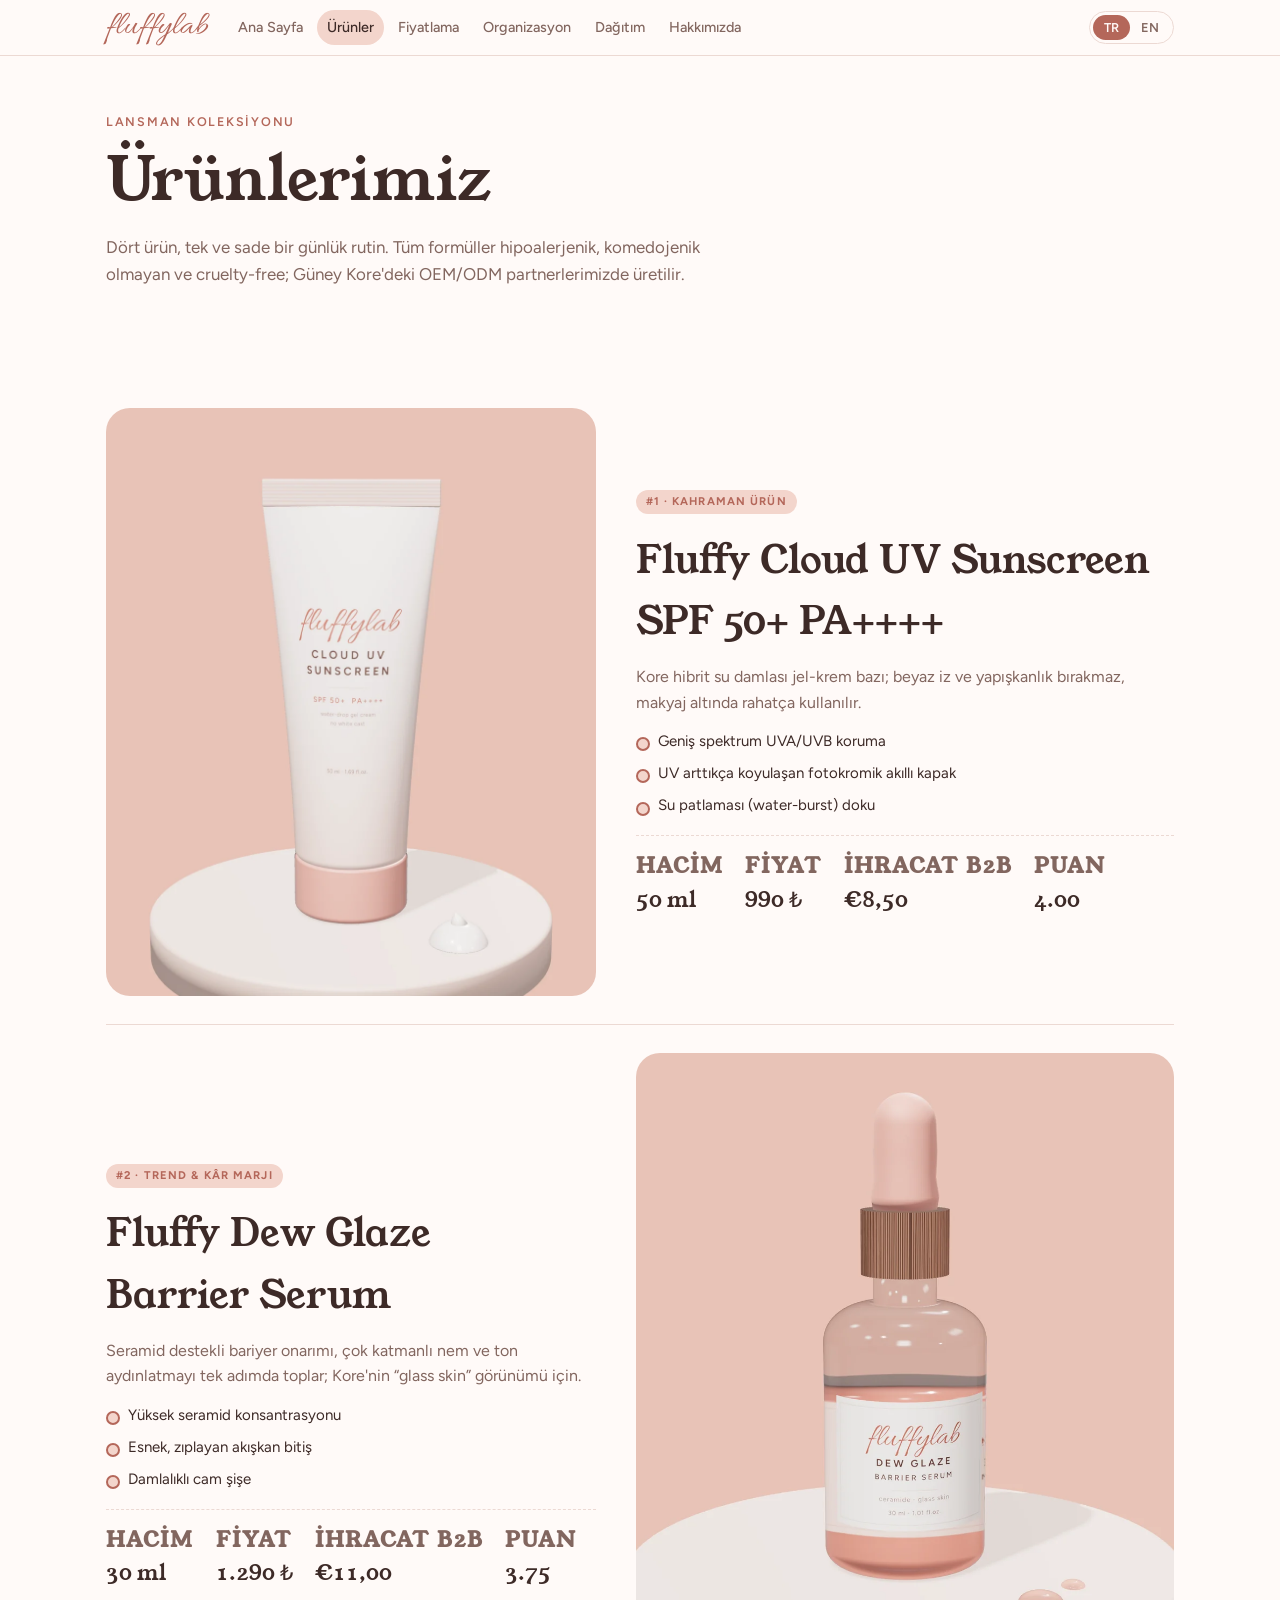
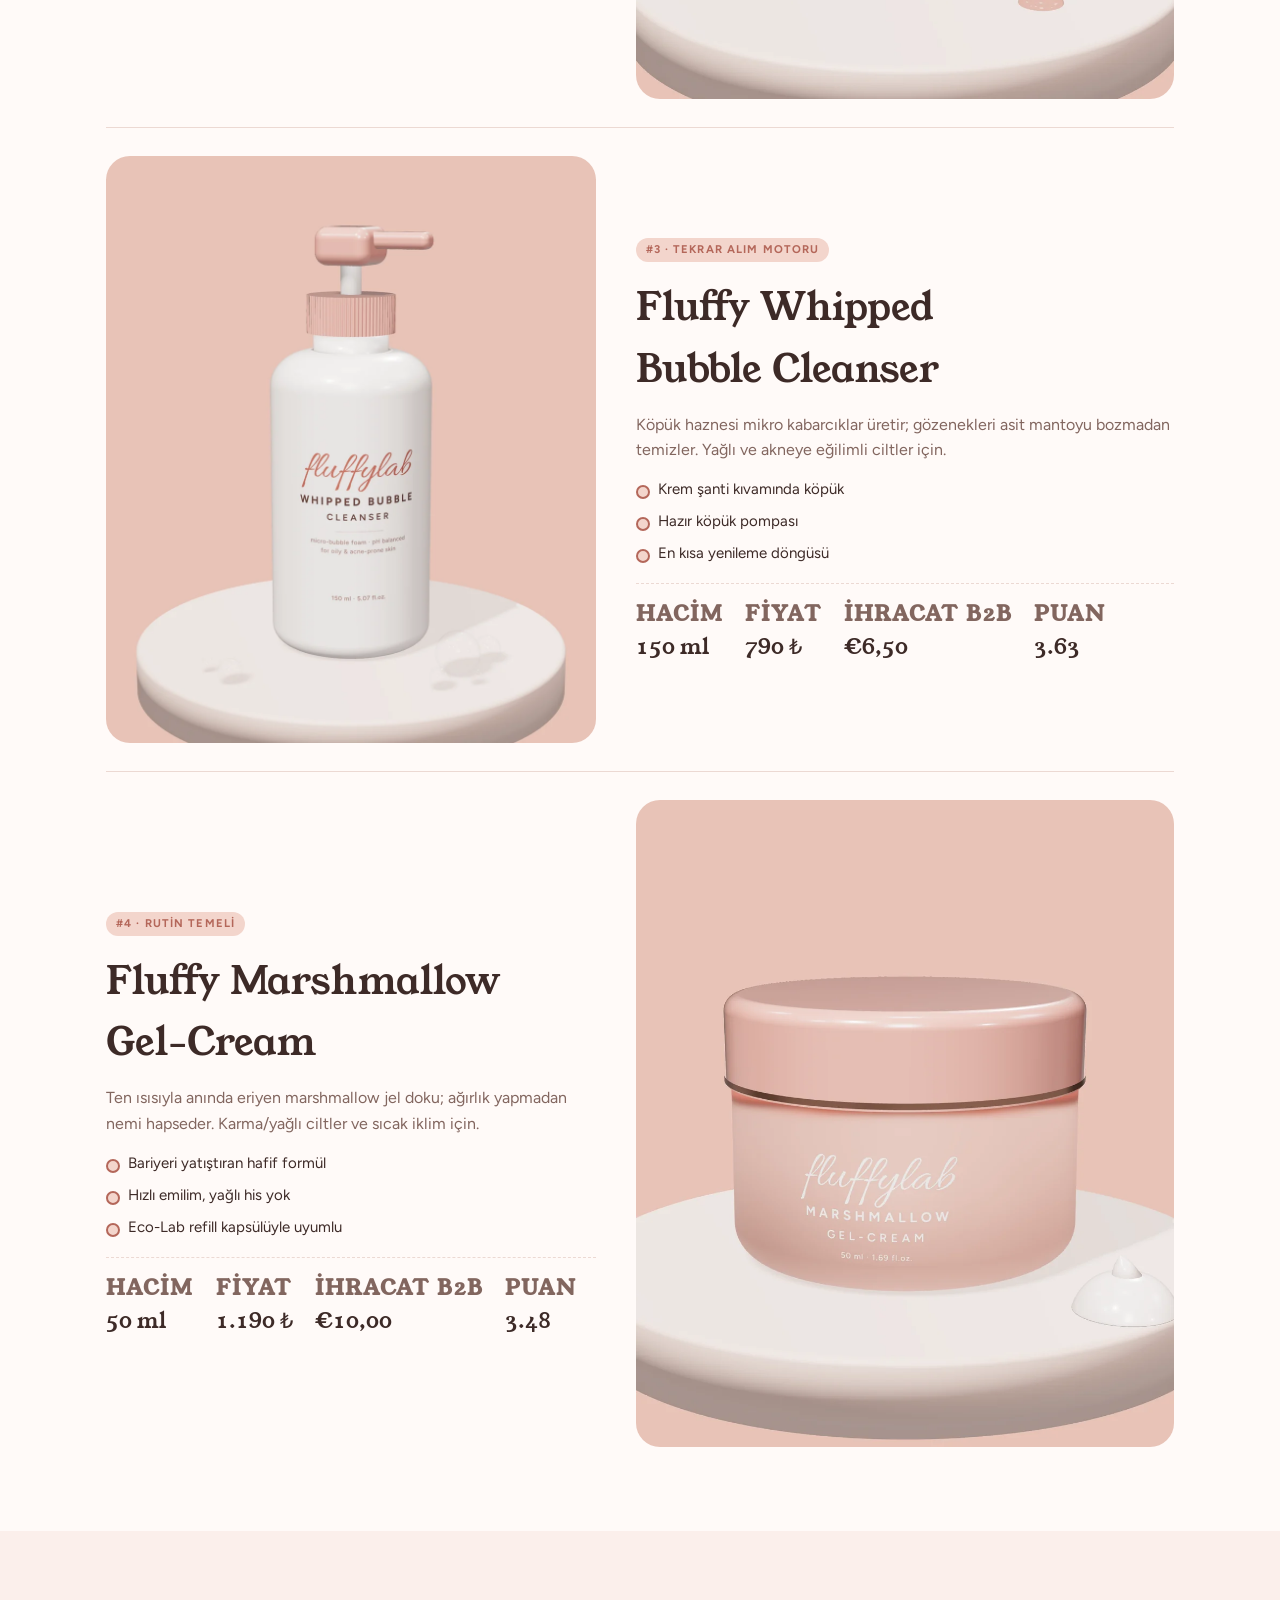
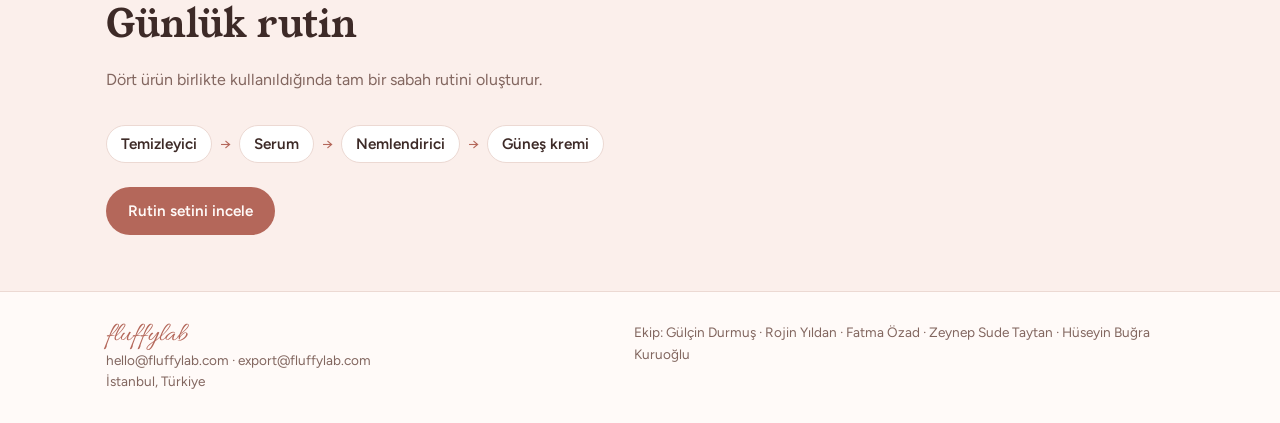
<file: urunler.html>
<!doctype html>
<html lang="tr"><head><meta charset="utf-8"><meta name="viewport" content="width=device-width, initial-scale=1, viewport-fit=cover">
<title>Ürünler · Fluffy Lab</title><link rel="stylesheet" href="https://fonts.googleapis.com/css2?family=Allura&family=Young+Serif&family=Figtree:wght@400;500;600;700&display=swap"><link rel="stylesheet" href="style.css"><script>try{if(localStorage.getItem('fl-lang')==='en')document.documentElement.classList.add('en')}catch(e){}</script></head>
<body><nav class="top"><div class="wrap">
<a class="logo" href="index.html">fluffylab</a>
<div class="links"><a href="index.html"><span lang="tr">Ana Sayfa</span><span lang="en">Home</span></a><a href="urunler.html" class="on" aria-current="page"><span lang="tr">Ürünler</span><span lang="en">Products</span></a><a href="fiyatlama.html"><span lang="tr">Fiyatlama</span><span lang="en">Pricing</span></a><a href="organizasyon.html"><span lang="tr">Organizasyon</span><span lang="en">Organization</span></a><a href="dagitim.html"><span lang="tr">Dağıtım</span><span lang="en">Distribution</span></a><a href="hakkimizda.html"><span lang="tr">Hakkımızda</span><span lang="en">About</span></a></div>
<div class="lang" role="group" aria-label="Language"><button id="btn-tr" type="button" aria-pressed="true">TR</button><button id="btn-en" type="button" aria-pressed="false">EN</button></div>
<button class="menu-btn" type="button" aria-expanded="false"><span lang="tr">Menü</span><span lang="en">Menu</span></button>
</div></nav><main><header class="pagehead"><div class="wrap"><div class="eyebrow"><span lang="tr">Lansman koleksiyonu</span><span lang="en">Launch collection</span></div><h1><span lang="tr">Ürünlerimiz</span><span lang="en">Our Products</span></h1><p class="lede"><span lang="tr">Dört ürün, tek ve sade bir günlük rutin. Tüm formüller hipoalerjenik, komedojenik olmayan ve cruelty-free; Güney Kore'deki OEM/ODM partnerlerimizde üretilir.</span><span lang="en">Four products, one simple daily routine. Every formula is hypoallergenic, non-comedogenic and cruelty-free, made by our OEM/ODM partners in South Korea.</span></p></div></header><section><div class="wrap"><article class="prow" id="sunscreen">
  <div class="shot" data-shot="sunscreen"></div>
  <div><span class="tag"><span lang="tr">#1 · Kahraman ürün</span><span lang="en">#1 · Hero product</span></span><h2>Fluffy Cloud UV Sunscreen SPF 50+ PA++++</h2><p><span lang="tr">Kore hibrit su damlası jel-krem bazı; beyaz iz ve yapışkanlık bırakmaz, makyaj altında rahatça kullanılır.</span><span lang="en">A Korean hybrid water-drop gel-cream base with no white cast or stickiness, comfortable under makeup.</span></p><ul class="feat"><li><span lang="tr">Geniş spektrum UVA/UVB koruma</span><span lang="en">Broad-spectrum UVA/UVB protection</span></li><li><span lang="tr">UV arttıkça koyulaşan fotokromik akıllı kapak</span><span lang="en">Photochromic smart cap that darkens as UV rises</span></li><li><span lang="tr">Su patlaması (water-burst) doku</span><span lang="en">Water-burst texture</span></li></ul>
  <div class="specs"><div><small><span lang="tr">Hacim</span><span lang="en">Size</span></small><span>50 ml</span></div><div><small><span lang="tr">Fiyat</span><span lang="en">Price</span></small><span>990 ₺</span></div><div><small><span lang="tr">İhracat B2B</span><span lang="en">Export B2B</span></small><span>€8,50</span></div><div><small><span lang="tr">Puan</span><span lang="en">Score</span></small><span>4.00</span></div></div></div>
</article><article class="prow" id="serum">
  <div class="shot" data-shot="serum"></div>
  <div><span class="tag"><span lang="tr">#2 · Trend & kâr marjı</span><span lang="en">#2 · Trend & margin</span></span><h2>Fluffy Dew Glaze Barrier Serum</h2><p><span lang="tr">Seramid destekli bariyer onarımı, çok katmanlı nem ve ton aydınlatmayı tek adımda toplar; Kore'nin “glass skin” görünümü için.</span><span lang="en">Ceramide-supported barrier repair, multi-depth hydration and brightening in one step, for the Korean “glass skin” look.</span></p><ul class="feat"><li><span lang="tr">Yüksek seramid konsantrasyonu</span><span lang="en">High ceramide concentration</span></li><li><span lang="tr">Esnek, zıplayan akışkan bitiş</span><span lang="en">Bouncy, fluid-elastic finish</span></li><li><span lang="tr">Damlalıklı cam şişe</span><span lang="en">Glass dropper bottle</span></li></ul>
  <div class="specs"><div><small><span lang="tr">Hacim</span><span lang="en">Size</span></small><span>30 ml</span></div><div><small><span lang="tr">Fiyat</span><span lang="en">Price</span></small><span>1.290 ₺</span></div><div><small><span lang="tr">İhracat B2B</span><span lang="en">Export B2B</span></small><span>€11,00</span></div><div><small><span lang="tr">Puan</span><span lang="en">Score</span></small><span>3.75</span></div></div></div>
</article><article class="prow" id="cleanser">
  <div class="shot" data-shot="cleanser"></div>
  <div><span class="tag"><span lang="tr">#3 · Tekrar alım motoru</span><span lang="en">#3 · Repurchase engine</span></span><h2>Fluffy Whipped Bubble Cleanser</h2><p><span lang="tr">Köpük haznesi mikro kabarcıklar üretir; gözenekleri asit mantoyu bozmadan temizler. Yağlı ve akneye eğilimli ciltler için.</span><span lang="en">A foaming chamber creates micro-bubbles that cleanse pores without disrupting the acid mantle. For oily and acne-prone skin.</span></p><ul class="feat"><li><span lang="tr">Krem şanti kıvamında köpük</span><span lang="en">Whipped-cream foam texture</span></li><li><span lang="tr">Hazır köpük pompası</span><span lang="en">Built-in foam pump</span></li><li><span lang="tr">En kısa yenileme döngüsü</span><span lang="en">Shortest replenishment cycle</span></li></ul>
  <div class="specs"><div><small><span lang="tr">Hacim</span><span lang="en">Size</span></small><span>150 ml</span></div><div><small><span lang="tr">Fiyat</span><span lang="en">Price</span></small><span>790 ₺</span></div><div><small><span lang="tr">İhracat B2B</span><span lang="en">Export B2B</span></small><span>€6,50</span></div><div><small><span lang="tr">Puan</span><span lang="en">Score</span></small><span>3.63</span></div></div></div>
</article><article class="prow" id="gelcream">
  <div class="shot" data-shot="jar"></div>
  <div><span class="tag"><span lang="tr">#4 · Rutin temeli</span><span lang="en">#4 · Routine staple</span></span><h2>Fluffy Marshmallow Gel-Cream</h2><p><span lang="tr">Ten ısısıyla anında eriyen marshmallow jel doku; ağırlık yapmadan nemi hapseder. Karma/yağlı ciltler ve sıcak iklim için.</span><span lang="en">A marshmallow gel that melts instantly on skin, locking in hydration without heaviness. For combination/oily skin and warm climates.</span></p><ul class="feat"><li><span lang="tr">Bariyeri yatıştıran hafif formül</span><span lang="en">Light, barrier-soothing formula</span></li><li><span lang="tr">Hızlı emilim, yağlı his yok</span><span lang="en">Fast absorption, no greasy feel</span></li><li><span lang="tr">Eco-Lab refill kapsülüyle uyumlu</span><span lang="en">Compatible with Eco-Lab refill pods</span></li></ul>
  <div class="specs"><div><small><span lang="tr">Hacim</span><span lang="en">Size</span></small><span>50 ml</span></div><div><small><span lang="tr">Fiyat</span><span lang="en">Price</span></small><span>1.190 ₺</span></div><div><small><span lang="tr">İhracat B2B</span><span lang="en">Export B2B</span></small><span>€10,00</span></div><div><small><span lang="tr">Puan</span><span lang="en">Score</span></small><span>3.48</span></div></div></div>
</article></div></section><section class="band"><div class="wrap">
<h2><span lang="tr">Günlük rutin</span><span lang="en">Daily routine</span></h2><p class="sub"><span lang="tr">Dört ürün birlikte kullanıldığında tam bir sabah rutini oluşturur.</span><span lang="en">Used together, the four products make a full morning routine.</span></p>
<div class="routine"><b><span lang="tr">Temizleyici</span><span lang="en">Cleanser</span></b><span class="ar">→</span><b>Serum</b><span class="ar">→</span><b><span lang="tr">Nemlendirici</span><span lang="en">Moisturizer</span></b><span class="ar">→</span><b><span lang="tr">Güneş kremi</span><span lang="en">Sunscreen</span></b></div>
<div class="cta"><a class="btn p" href="fiyatlama.html"><span lang="tr">Rutin setini incele</span><span lang="en">See the routine bundle</span></a></div>
</div></section></main><footer><div class="wrap">
<div><span class="logo" style="font-size:1.7rem">fluffylab</span><br>hello@fluffylab.com · export@fluffylab.com<br>İstanbul, Türkiye</div>
<div class="team"><span lang="tr">Ekip:</span><span lang="en">Team:</span> Gülçin Durmuş · Rojin Yıldan · Fatma Özad · Zeynep Sude Taytan · Hüseyin Buğra Kuruoğlu</div>
</div></footer>
<script src="app.js"></script></body></html>
</file>
<file: style.css>
/* Layout: multi-page brand site; sticky nav with TR/EN switch; blush bands alternate with white; product shots are studio-lit renders */
:root{
  --bg:#fffaf8; --band:#fbefeb; --card:#ffffff; --fg:#3d2a27; --muted:#82665f;
  --accent:#b4675a; --accent-soft:#f3d5cc; --line:#ecd9d3;
  --display:"Young Serif", Georgia, serif; --body:"Figtree", system-ui, sans-serif; --script:"Allura", cursive;
  padding-top:env(safe-area-inset-top,0px); padding-bottom:env(safe-area-inset-bottom,0px);
}
@media (prefers-color-scheme: dark){:root:not([data-theme="light"]){
  --bg:#1e1715; --band:#271e1b; --card:#2e2421; --fg:#f6e9e5; --muted:#c3a69e;
  --accent:#e9a497; --accent-soft:#4a312c; --line:#3e2f2b; color-scheme:dark}}
:root[data-theme="dark"]{
  --bg:#1e1715; --band:#271e1b; --card:#2e2421; --fg:#f6e9e5; --muted:#c3a69e;
  --accent:#e9a497; --accent-soft:#4a312c; --line:#3e2f2b; color-scheme:dark}
*{box-sizing:border-box}
body{margin:0;background:var(--bg);color:var(--fg);font-family:var(--body);font-size:16px;line-height:1.6}
img,svg{max-width:100%}
[hidden]{display:none!important}
html.en [lang="tr"], html:not(.en) [lang="en"]{display:none!important}
.wrap{max-width:1100px;margin:0 auto;padding-left:max(16px,env(safe-area-inset-left,0px));padding-right:max(16px,env(safe-area-inset-right,0px))}
body::before{content:"";position:fixed;inset:0 0 auto;height:env(safe-area-inset-top,0px);z-index:10;background:var(--bg)}

/* nav */
nav.top{position:sticky;top:env(safe-area-inset-top,0px);z-index:9;background:color-mix(in srgb,var(--bg) 90%,transparent);backdrop-filter:blur(10px);border-bottom:1px solid var(--line)}
nav.top .wrap{display:flex;align-items:center;gap:20px;padding-block:10px}
.logo{font-family:var(--script);font-size:2.1rem;color:var(--accent);text-decoration:none;line-height:1}
.links{display:flex;gap:4px;flex:1;flex-wrap:wrap}
.links a{color:var(--muted);text-decoration:none;font-size:.9rem;font-weight:500;white-space:nowrap;padding:6px 10px;border-radius:99px}
.links a:hover{color:var(--accent)}
.links a.on{background:var(--accent-soft);color:var(--fg)}
.lang{display:flex;border:1px solid var(--line);border-radius:99px;padding:3px;flex-shrink:0}
.lang button{border:0;background:none;font:600 .8rem var(--body);color:var(--muted);padding:5px 11px;border-radius:99px;cursor:pointer}
.lang button[aria-pressed="true"]{background:var(--accent);color:var(--bg)}
.menu-btn{display:none;border:1px solid var(--line);background:none;color:var(--fg);border-radius:99px;padding:6px 12px;font:600 .82rem var(--body);cursor:pointer}
button:focus-visible,a:focus-visible{outline:2px solid var(--accent);outline-offset:2px}
@media (max-width:860px){
  nav.top .wrap{flex-wrap:wrap}
  .menu-btn{display:block;margin-left:auto}
  .links{order:3;flex-basis:100%;display:none;flex-direction:column;padding-bottom:8px}
  nav.top.open .links{display:flex}
}

/* page header */
.pagehead .wrap{padding-block:56px 36px}
.eyebrow{font-size:.78rem;letter-spacing:.14em;text-transform:uppercase;color:var(--accent);font-weight:600}
h1{font-family:var(--display);font-weight:400;font-size:clamp(2.3rem,5.6vw,3.8rem);line-height:1.08;margin:.25em 0 .35em;text-wrap:balance}
h1 em{font-family:var(--script);font-style:normal;color:var(--accent);font-size:1.25em}
h2{font-family:var(--display);font-weight:400;font-size:clamp(1.7rem,3.6vw,2.4rem);margin:.2em 0 .3em;text-wrap:balance}
.lede{color:var(--muted);max-width:60ch;font-size:1.06rem;margin:0}
section .wrap{padding-block:56px}
section.band{background:var(--band)}
.sub{color:var(--muted);max-width:62ch;margin:0 0 32px}
.btn{display:inline-block;padding:12px 22px;border-radius:99px;text-decoration:none;font-weight:600;font-size:.95rem}
.btn.p{background:var(--accent);color:var(--bg)}
.btn.s{border:1px solid var(--accent);color:var(--accent)}
.cta{display:flex;gap:12px;flex-wrap:wrap;margin-top:24px}

/* product shots */
.shot{border-radius:24px;overflow:hidden;line-height:0;background:#f4e0d9}
.shot svg,.shot img{width:100%;height:auto;display:block}
.shot{background:#e8c3b7}

/* home */
.hero .wrap{padding-block:48px;display:grid;grid-template-columns:1fr 1.25fr;gap:36px;align-items:center}
.hero .shot{border-radius:28px}
.tiles{display:grid;grid-template-columns:repeat(auto-fit,minmax(200px,1fr));gap:16px}
.tile{display:flex;flex-direction:column;gap:6px;padding:22px;border:1px solid var(--line);border-radius:20px;background:var(--card);text-decoration:none;color:inherit;transition:transform .2s,border-color .2s}
.tile:hover{transform:translateY(-3px);border-color:var(--accent)}
.tile b{font-family:var(--display);font-weight:400;font-size:1.25rem}
.tile span.d{color:var(--muted);font-size:.9rem}
.tile span.go{margin-top:auto;color:var(--accent);font-weight:600;font-size:.88rem}
.mini{display:grid;grid-template-columns:repeat(4,1fr);gap:16px}
.mini a{text-decoration:none;color:inherit;display:flex;flex-direction:column;gap:8px;min-width:0}
.mini b{font-size:.95rem;line-height:1.3}
.mini .pr{color:var(--muted);font-size:.9rem;font-variant-numeric:tabular-nums}
@media (max-width:820px){.hero .wrap{grid-template-columns:1fr}.mini{grid-template-columns:repeat(2,1fr)}}

/* products page */
.prow{display:grid;grid-template-columns:1fr 1.1fr;gap:40px;align-items:center;padding-block:28px;border-bottom:1px solid var(--line)}
.prow:last-child{border-bottom:0}
.prow:nth-child(even) .shot{order:2}
.prow > div{min-width:0}
.tag{display:inline-block;font-size:.7rem;letter-spacing:.1em;text-transform:uppercase;font-weight:700;color:var(--accent);background:var(--accent-soft);padding:3px 10px;border-radius:99px}
.prow h2{margin-top:.4em}
.prow p{color:var(--muted);margin:0 0 14px}
.feat{list-style:none;padding:0;margin:0 0 18px;display:grid;gap:8px}
.feat li{padding-left:22px;position:relative;font-size:.94rem}
.feat li::before{content:"";position:absolute;left:0;top:.55em;width:10px;height:10px;border-radius:50%;background:var(--accent-soft);border:2px solid var(--accent)}
.specs{display:flex;flex-wrap:wrap;gap:22px;border-top:1px dashed var(--line);padding-top:14px}
.specs div{display:flex;flex-direction:column}
.specs small{font-size:.7rem;letter-spacing:.1em;text-transform:uppercase;color:var(--muted);font-weight:600}
.specs span{font-family:var(--display);font-size:1.3rem;font-variant-numeric:tabular-nums}
.routine{display:flex;flex-wrap:wrap;gap:8px;align-items:center;font-size:.95rem;color:var(--muted)}
.routine b{color:var(--fg);font-weight:600;background:var(--card);border:1px solid var(--line);padding:6px 14px;border-radius:99px}
.routine .ar{color:var(--accent)}
@media (max-width:820px){.prow{grid-template-columns:1fr;gap:20px}.prow:nth-child(even) .shot{order:0}}

/* pricing */
.price-wrap{display:grid;grid-template-columns:1.35fr 1fr;gap:24px}
.tbl-box{overflow-x:auto;background:var(--card);border:1px solid var(--line);border-radius:22px}
table{width:100%;border-collapse:collapse;font-size:.92rem;min-width:560px}
th,td{padding:13px 16px;text-align:left;border-bottom:1px solid var(--line);vertical-align:middle}
th{font-size:.72rem;letter-spacing:.1em;text-transform:uppercase;color:var(--muted);font-weight:600}
td.n,th.n{text-align:right;font-variant-numeric:tabular-nums}
tr:last-child td{border-bottom:0}
td .thumb{display:inline-block;width:44px;vertical-align:middle;margin-right:10px;border-radius:10px;overflow:hidden;line-height:0}
.bundle{background:var(--accent);color:var(--bg);border-radius:22px;padding:28px;display:flex;flex-direction:column;gap:10px}
.bundle .old{text-decoration:line-through;opacity:.75}
.bundle .big{font-family:var(--display);font-size:3rem;line-height:1}
.bundle ul{margin:6px 0 0;padding-left:18px;font-size:.92rem}
.strats{display:grid;grid-template-columns:repeat(auto-fit,minmax(220px,1fr));gap:20px}
.strat{border-top:2px solid var(--accent);padding-top:12px}
.strat h3{margin:2px 0 4px;font-size:1.05rem}
.strat p{margin:0;font-size:.9rem;color:var(--muted)}
.score{font-variant-numeric:tabular-nums;color:var(--accent);font-weight:700;font-size:.82rem}
@media (max-width:820px){.price-wrap{grid-template-columns:1fr}}

/* org chart */
.org{overflow-x:auto;padding-bottom:6px}
.org-tree{min-width:820px;display:flex;flex-direction:column;align-items:center}
.node{background:var(--card);border:1px solid var(--line);border-radius:18px;padding:14px 16px;text-align:center;min-width:170px}
.node.top{background:var(--accent);color:var(--bg);border-color:var(--accent);padding:16px 28px}
.node .av{width:46px;height:46px;border-radius:50%;margin:0 auto 8px;display:grid;place-items:center;font-weight:700;background:var(--accent-soft);color:var(--accent)}
.node.top .av{background:var(--bg);color:var(--accent)}
.node b{display:block;font-size:.95rem}
.node small{display:block;font-size:.8rem;color:var(--muted)}
.node.top small{color:var(--bg);opacity:.85}
.node ul{list-style:none;margin:10px 0 0;padding:10px 0 0;border-top:1px dashed var(--line);font-size:.8rem;color:var(--muted);text-align:left;display:grid;gap:3px}
.kids{display:grid;grid-template-columns:repeat(4,1fr);gap:16px;width:100%;position:relative;padding-top:28px;margin-top:28px}
.kids::before{content:"";position:absolute;top:0;left:12.5%;right:12.5%;height:2px;background:var(--line)}
.vline{width:2px;height:28px;background:var(--line);margin-bottom:-28px}
.kid{position:relative;display:flex;justify-content:center}
.kid::before{content:"";position:absolute;top:-28px;left:50%;width:2px;height:28px;background:var(--line)}
.kid .node{width:100%}
.ext{margin-top:28px;display:flex;justify-content:center}
.ext .node{border-style:dashed;max-width:420px}

/* distribution */
.flow{overflow-x:auto;background:var(--card);border:1px solid var(--line);border-radius:22px;padding:16px}
.flow svg{min-width:760px;width:100%;height:auto;display:block}
.flow text{font-family:var(--body)}
.dist-cards{display:grid;grid-template-columns:repeat(auto-fit,minmax(260px,1fr));gap:16px}
.dc{background:var(--card);border:1px solid var(--line);border-radius:20px;padding:22px;min-width:0}
.dc h3{margin:6px 0 8px;font-size:1.1rem}
.dc ol{margin:0;padding-left:18px;font-size:.92rem;color:var(--muted)}
.dc ol li{margin-bottom:5px}
.phase{font-size:.72rem;letter-spacing:.1em;text-transform:uppercase;font-weight:700;color:var(--accent)}
.rank{display:grid;gap:10px}
.rank div{display:grid;grid-template-columns:minmax(140px,1.2fr) 3fr 56px;gap:14px;align-items:center;font-size:.92rem}
.bar{height:10px;border-radius:99px;background:var(--line);overflow:hidden}
.bar i{display:block;height:100%;background:var(--accent);border-radius:99px}
.rank span.n{text-align:right;font-variant-numeric:tabular-nums;color:var(--muted)}
@media (max-width:560px){.rank div{grid-template-columns:1fr 56px}.rank .bar{grid-column:1/-1;grid-row:2}}

/* about */
.vm{display:grid;grid-template-columns:1fr 1fr;gap:20px}
.vm > div{background:var(--card);border:1px solid var(--line);border-radius:22px;padding:30px}
.vm h2{font-size:1.6rem}
.vm p{margin:0;color:var(--muted)}
.slogan{text-align:center}
.slogan q{display:block;font-family:var(--script);font-size:clamp(2.6rem,7vw,4.6rem);color:var(--accent);line-height:1.1;quotes:none;margin-top:8px}
.slogan small{color:var(--muted);letter-spacing:.14em;text-transform:uppercase;font-size:.74rem;font-weight:600}
.values{display:grid;grid-template-columns:repeat(auto-fit,minmax(200px,1fr));gap:18px}
.values div{border-top:2px solid var(--accent);padding-top:12px}
.values h3{margin:0 0 4px;font-size:1.05rem}
.values p{margin:0;color:var(--muted);font-size:.9rem}
@media (max-width:820px){.vm{grid-template-columns:1fr}}

footer{border-top:1px solid var(--line)}
footer .wrap{padding-block:30px;display:flex;flex-wrap:wrap;gap:16px;justify-content:space-between;font-size:.85rem;color:var(--muted)}
footer .team{max-width:60ch}
@media (prefers-reduced-motion:reduce){*{animation:none!important;transition:none!important}}
</file>
